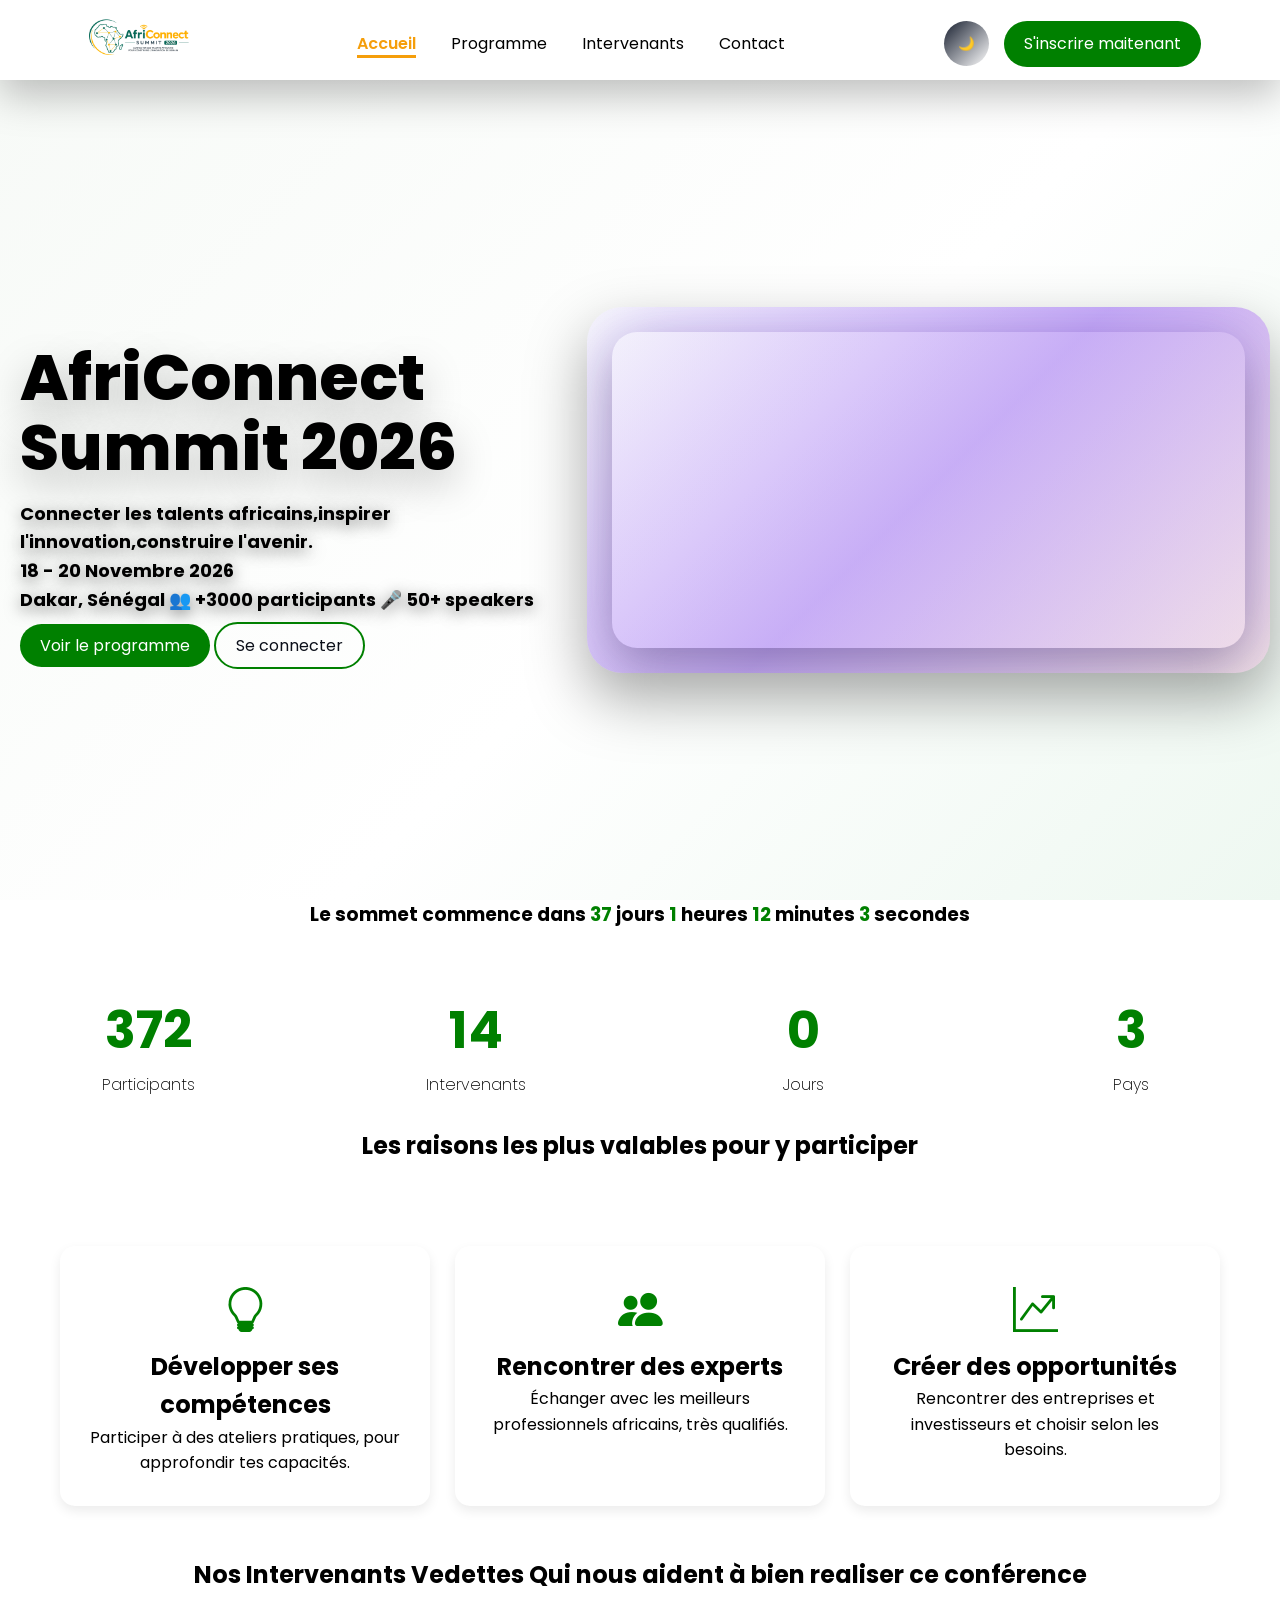
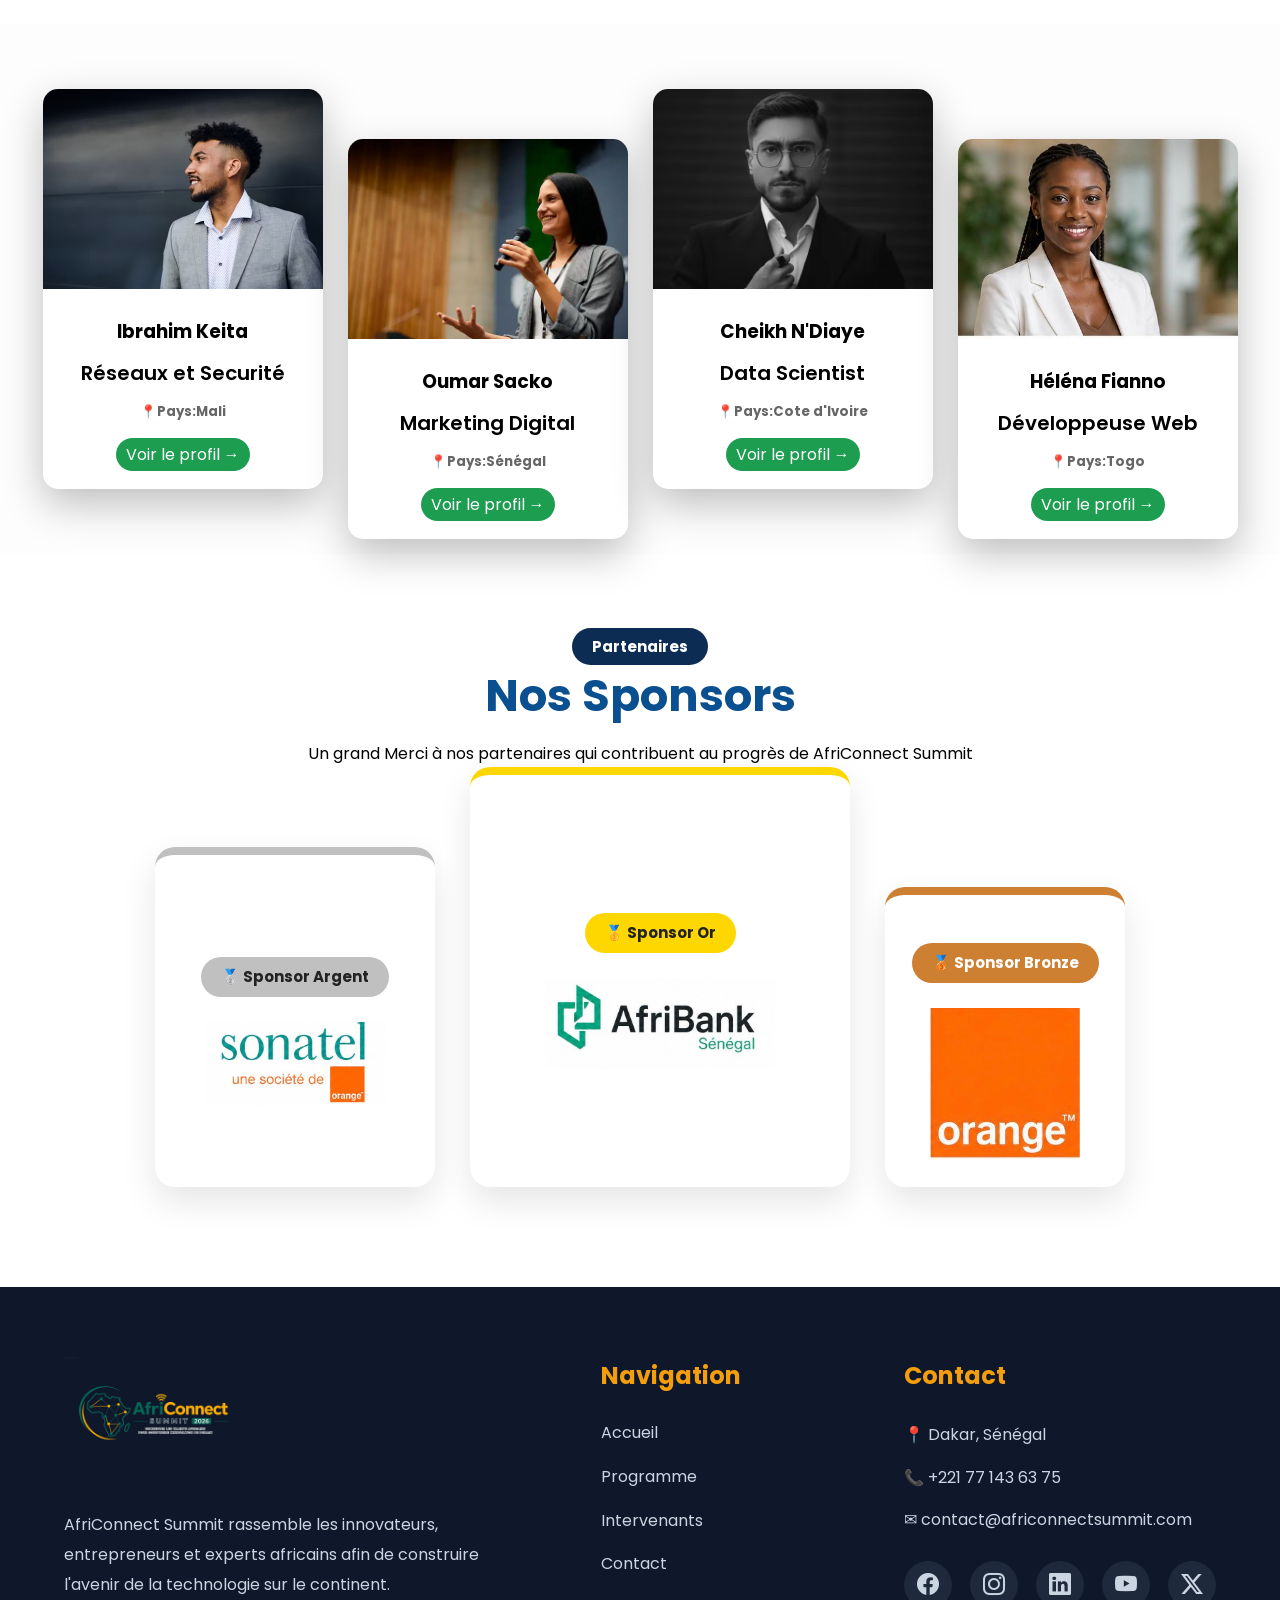
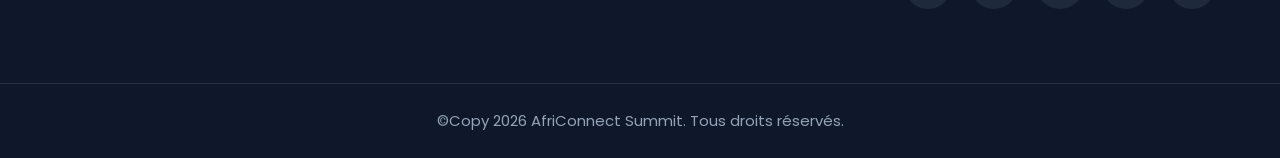
<file: index.html>
<!DOCTYPE html>
<html lang="en">

<head>
    <meta charset="UTF-8">
    <meta name="viewport" content="width=device-width, initial-scale=1.0">
    <title>Accueil-AfriConnectSummit</title>
    <!--google fonts-->
    <link href="https://fonts.googleapis.com/css2?family=Poppins:wght@300;500;700&display=swap" rel="stylesheet">
    <!--icons bootstrap-->
    <link href="https://cdn.jsdelivr.net/npm/bootstrap-icons@1.11.3/font/bootstrap-icons.css" rel="stylesheet">
    <!--Feuille CSS-->
    <link rel="stylesheet" href="css/style.css">
</head>

<body>
    <!--Le contenu de ma page -->
    <!--L'entète LOGO + lien-->
    <header>
        <nav class="navbar">
            <div class="nav-container">
                <div> <a href="index.html"><img src="images/logooo.png" alt="logo" class="logo"></a></div>
                <ul class="menu" id="menu">
                    <li><a href="index.html" class="active">Accueil</a></li>
                    <li><a href="programme.html">Programme</a></li>
                    <li><a href="intervenants.html">Intervenants</a></li>
                    <li><a href="contact.html">Contact</a></li>
                </ul>
                <div class="btn-et-autres">
                    <!--Bouton dark mobile-->
                    <button id="themeToggle">🌙</button>
                    <a href="contact.html" class="inscription">S'inscrire maitenant</a>
                    <div class="hamburger" id="hamburger">
                        <span></span>
                        <span></span>
                        <span></span>
                    </div>
                </div>
            </div>
        </nav>
    </header>
    <main>
        <!--Section hero-->
        <section>
            <div class="Hero">
                <div class="gauche reveal-left">
                    <h1>AfriConnect Summit 2026</h1>
                    <h2>
                        Connecter les talents africains,inspirer l'innovation,construire l'avenir.
                        <br> 18 - 20 Novembre 2026
                        <br>Dakar, Sénégal
                        <span class="hero-badges">
                            <span>👥 +3000 participants</span>
                            <span>🎤 50+ speakers</span>
                        </span>
                    </h2>
                    <a href="programme.html" class="voir">Voir le programme</a>
                    <a href="contact.html" class="inscrire">Se connecter</a>
                </div>
                <div class="video reveal-right">
                    <video autoplay muted loop playsinline class="hero-video">
                        <source src="images/conference.mp4" type="video/mp4">
                    </video>
                </div>
            </div>
            <div>
                <h3 class="center">Le sommet commence dans <strong class="counter" data-target="120">0</strong> jours
                    <strong class="counter" data-target="05">0</strong> heures
                    <strong class="counter" data-target="40">0</strong> minutes <strong class="counter"
                        data-target="12">0</strong> secondes
                </h3>
            </div>
        </section>
        <!--Sections Chiffres clés-->
        <section class="chiffres-clés fade">
            <div class="chiffre">
                <div>
                    <h2 class="counter" data-target="1200"> 0+</h2>
                    <p>Participants</p>
                </div>
                <div>
                    <h2 class="counter" data-target="48">0+</h2>
                    <p>Intervenants</p>
                </div>
                <div>
                    <h2 class="counter" data-target="3">0+</h2>
                    <p>Jours</p>
                </div>
                <div>
                    <h2 class="counter" data-target="12">0+</h2>
                    <p>Pays</p>
                </div>
            </div>
        </section>
        <!--Sections Pourquoi Participer-->
        <h2 class="center">Les raisons les plus valables pour y participer</h2>
        <section class="Participer">
            <div class="jsp reveal" data-delay="150">
                <i class="bi bi-lightbulb"></i>
                <h2>Développer ses compétences</h2>
                <p>Participer à des ateliers pratiques, pour approfondir tes capacités.</p>
            </div>
            <div class="jsp reveal" data-delay="450">
                <i class="bi bi-people-fill"></i>
                <h2> Rencontrer des experts</h2>
                <p>Échanger avec les meilleurs professionnels africains, très qualifiés.</p>
            </div>
            <div class="jsp reveal" data-target="750">
                <i class="bi bi-graph-up-arrow"></i>
                <h2>Créer des opportunités</h2>
                <p>Rencontrer des entreprises et investisseurs et choisir selon les besoins.</p>
            </div>
        </section>
        <!--Sections Intervenants Vedettes-->
        <h2 class="center">Nos Intervenants Vedettes Qui nous aident à bien realiser ce conférence</h2>
        <section class="intervenants">
            <div class="carde speakere">
                <img src="images/inter41.jpg" alt="inter1">
                <h3>Ibrahim Keita</h3>
                <h4 class="metier">Réseaux et Securité</h4>
                <h5 class="pays">📍Pays:Mali</h5>
                <a href="intervenants.html" class="btne"> Voir le profil →</a>
            </div>
            <div class="carde speakere">
                <img src="images/istockphoto-2228519643-612x612.webp" alt="inter2">
                <h3>Oumar Sacko</h3>
                <h4 class="metier">Marketing Digital</h4>
                <h5 class="pays">📍Pays:Sénégal</h5>
                <a href="intervenants.html" class="btne"> Voir le profil →</a>
            </div>
            <div class="carde speakere">
                <img src="images/photo-1718783573640-c5b01c37bf58.avif" alt="inter3">
                <h3> Cheikh N'Diaye</h3>
                <h4 class="metier">Data Scientist</h4>
                <h5 class="pays">📍Pays:Cote d'Ivoire</h5>
                <a href="intervenants.html" class="btne"> Voir le profil →</a>
            </div>
            <div class="carde speakere">
                <img src="images/intervant7.jpeg" alt="inter4">
                <h3> Héléna Fianno</h3>
                <h4 class="metier">Développeuse Web</h4>
                <h5 class="pays">📍Pays:Togo</h5>
                <a href="intervenants.html" class="btne"> Voir le profil →</a>
            </div>
        </section>
        <!--Sections SPONSORS-->
        <section class="sponsors fade">
            <span class="part">Partenaires</span>
            <h2>Nos Sponsors</h2>
            <p> Un grand Merci à nos partenaires qui contribuent au progrès de AfriConnect Summit</p>

            <div class="sponsors-container">

                <div class="card silver">
                    <span class="badge">🥈 Sponsor Argent</span>
                    <img src="images/SONATEL.jpg.jpeg" alt="Sonatel">
                </div>

                <div class="card gold">
                    <span class="badge">🥇 Sponsor Or</span>
                    <img src="images/Afribank.jpeg" alt="AfriBank">
                </div>

                <div class="card bronze">
                    <span class="badge">🥉 Sponsor Bronze</span>
                    <img src="images/orange.jpg.jpeg" alt="Orange">
                </div>

            </div>
        </section>
    </main>
    <!--Footer-->
    <footer>
        <div class="footer-container fade">

            <div class="footer-col">
                <img src="images/logooo.png" alt="Logo AfriConnect Summit" class="footer-logo">

                <p>
                    AfriConnect Summit rassemble les innovateurs,
                    entrepreneurs et experts africains afin de construire
                    l'avenir de la technologie sur le continent.
                </p>
            </div>

            <div class="footer-col">
                <h3>Navigation</h3>

                <ul>
                    <li><a href="index.html">Accueil</a></li>
                    <li><a href="programme.html">Programme</a></li>
                    <li><a href="intervenants.html">Intervenants</a></li>
                    <li><a href="contact.html">Contact</a></li>
                </ul>
            </div>

            <div class="footer-col">
                <h3>Contact</h3>

                <p>📍 Dakar, Sénégal</p>
                <p>📞 +221 77 143 63 75</p>
                <p> <a href="mailto:contact@africonnectsummit.com"></a>✉ contact@africonnectsummit.com</p>

                <div class="socials">
                    <a href="http://facebook.com"><i class="bi bi-facebook"></i></a>
                    <a href="http://instagram.com"><i class="bi bi-instagram"></i></a>
                    <a href="http://linkedin.com"><i class="bi bi-linkedin"></i></a>
                    <a href="http://youtube.com"><i class="bi bi-youtube"></i></a>
                    <a href="http://twitter-x.com"><i class="bi bi-twitter-x"></i></a>
                </div>
            </div>
        </div>

        <div class="footer-bottom">
            <p>©Copy <span id="year"></span> AfriConnect Summit. Tous droits réservés.</p>
        </div>
    </footer>
    <button id="btnTop">
        <i class=" bi bi-arrow-up-circle"></i>
    </button>
    <script src="js/main.js"></script>
    <!--<script type="module" src="js/hero3d.js"></script>-->
</body>

</html>
</file>
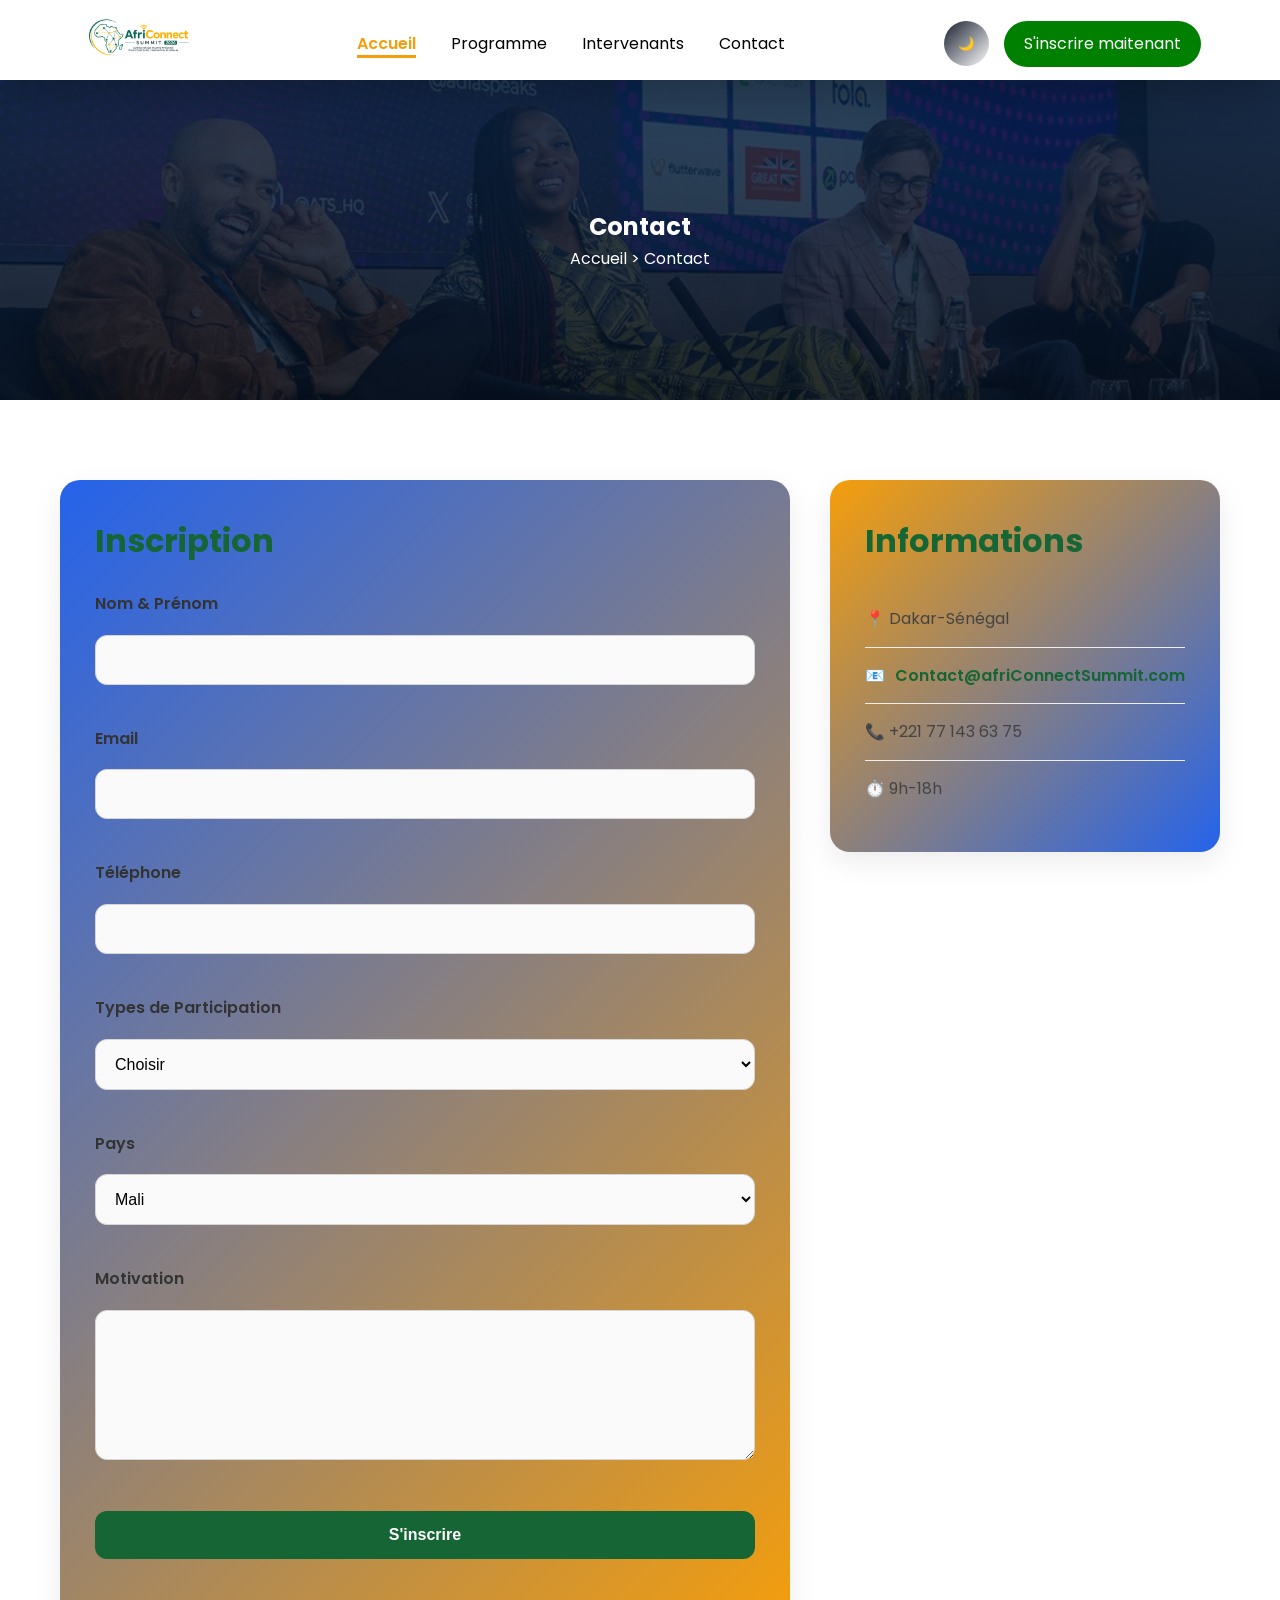
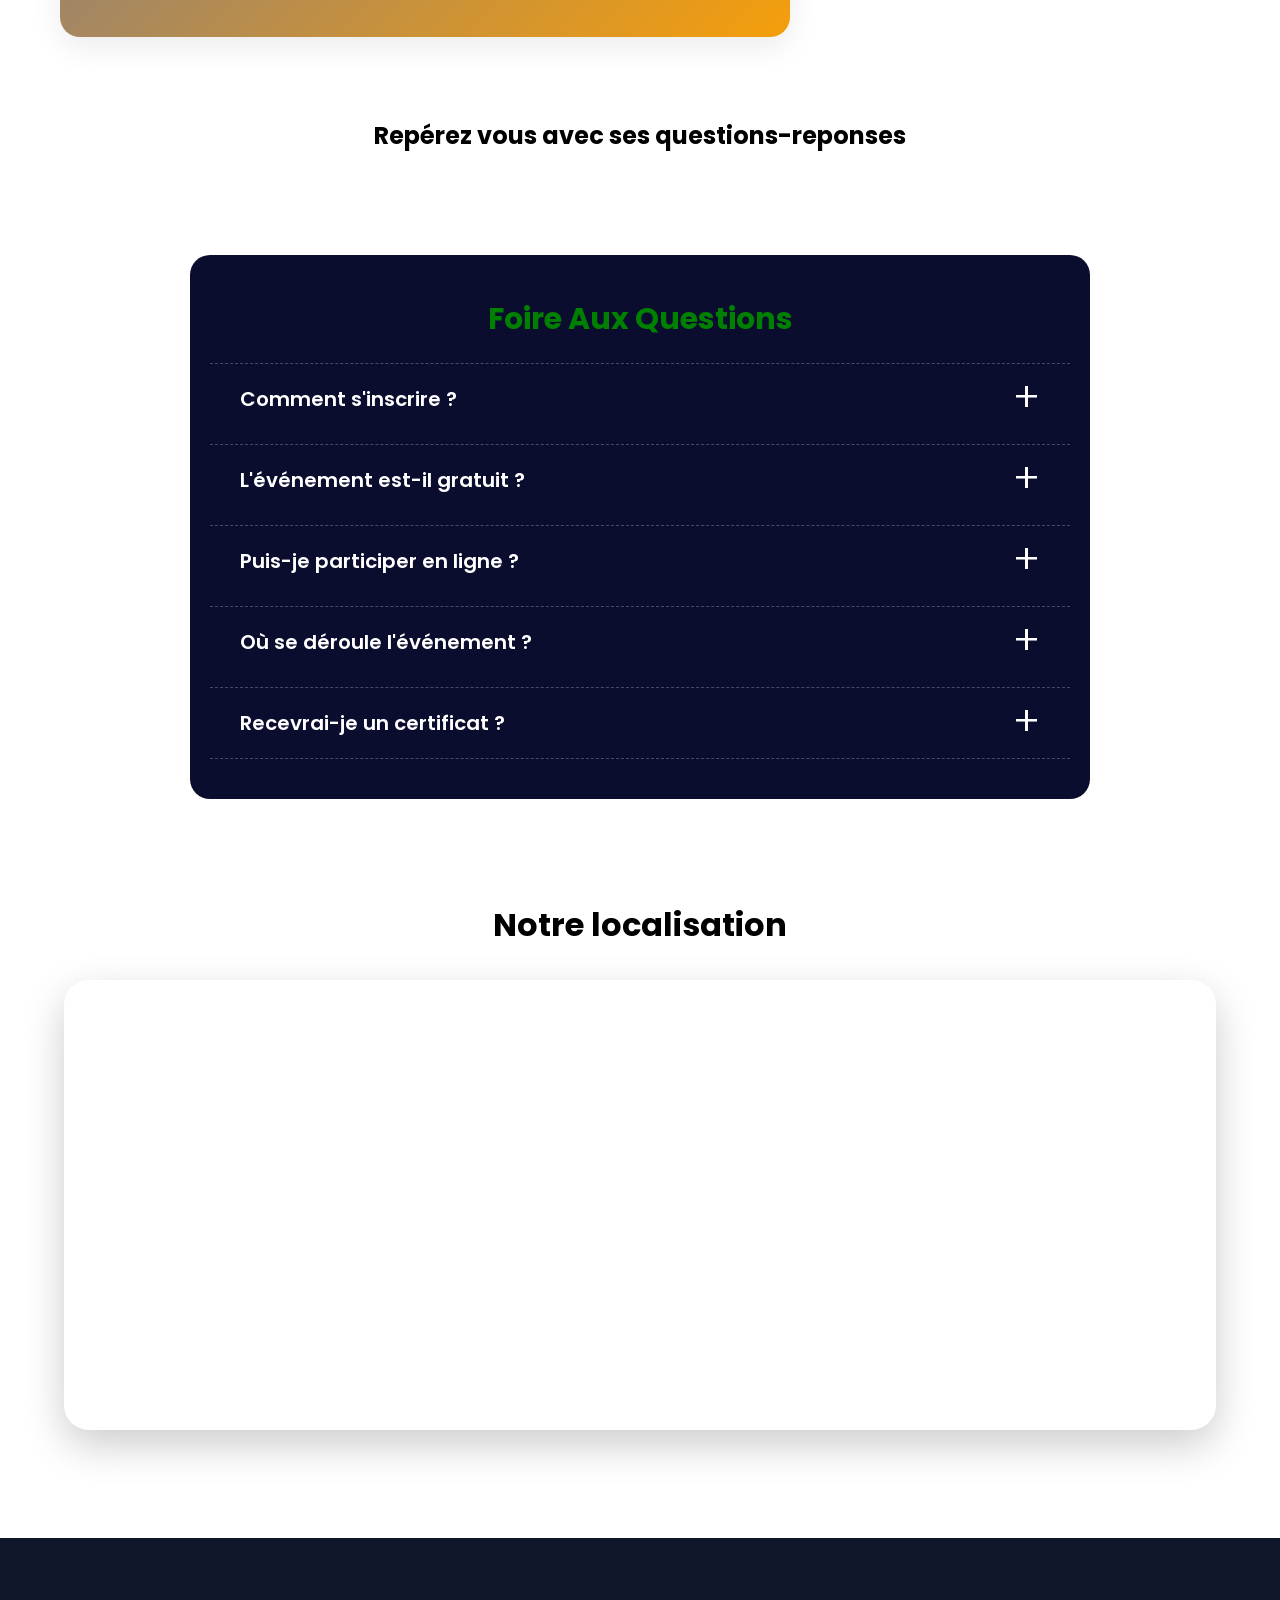
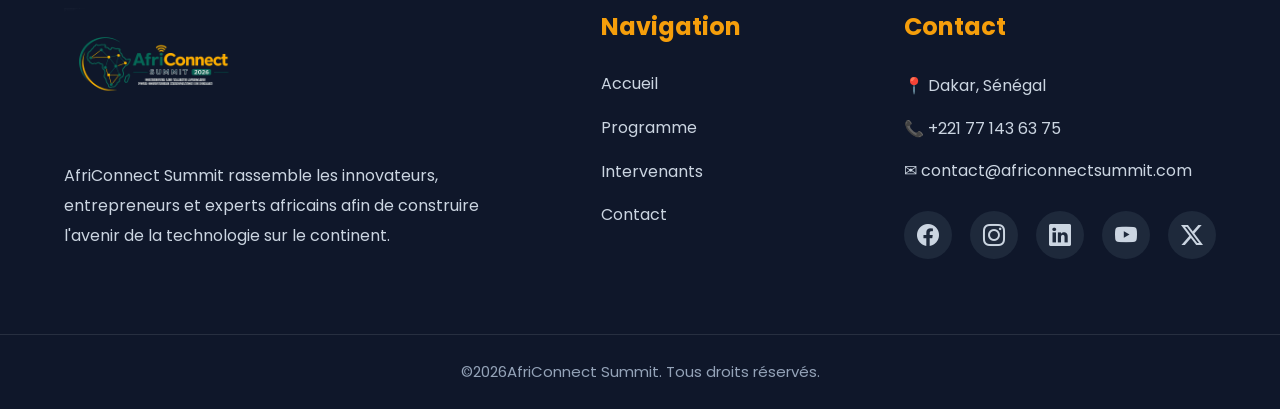
<file: contact.html>
<!DOCTYPE html>
<html lang="en">

<head>
    <meta charset="UTF-8">
    <meta name="viewport" content="width=device-width, initial-scale=1.0">
    <title>Contact-AfriConnectSummit</title>
    <!--google fonts-->
    <link href="https://fonts.googleapis.com/css2?family=Poppins:wght@300;500;700&display=swap" rel="stylesheet">
    <!--icons bootstrap-->
    <link href="https://cdn.jsdelivr.net/npm/bootstrap-icons@1.11.3/font/bootstrap-icons.css" rel="stylesheet">
    <!--Feuille CSS-->
    <link rel="stylesheet" href="css/style.css">
</head>

<body>
    <!--Le contenu de ma page -->
    <!--L'entète LOGO + lien-->
    <header>
        <nav class="navbar">
            <div class="nav-container">
                <div> <a href="index.html"><img src="images/logooo.png" alt="logo" class="logo"></a></div>
                <ul class="menu" id="menu">
                    <li><a href="index.html" class="active">Accueil</a></li>
                    <li><a href="programme.html">Programme</a></li>
                    <li><a href="intervenants.html">Intervenants</a></li>
                    <li><a href="contact.html">Contact</a></li>
                </ul>
                <div class="btn-et-autres">
                    <!--Bouton dark mobile-->
                    <button id="themeToggle">🌙</button>
                    <a href="contact.html" class="inscription">S'inscrire maitenant</a>
                    <div class="hamburger" id="hamburger">
                        <span></span>
                        <span></span>
                        <span></span>
                    </div>
                </div>
            </div>
        </nav>
    </header>
    <!--Section HERO-->
    <main>
        <section class="hero-internec fade">
            <h1>Contact</h1>
            <p class="breadcrumb"><a href="index.html">Accueil</a> > <a href="">Contact</a></p>
        </section>
        <!--Formulaire-->
        <section class="contact reveal" data-delay="150">
            <div class="Formulaire">
                <h2>Inscription</h2>
                <form id="form">
                    <label> Nom & Prénom</label>
                    <input type="text" id="nom">
                    <small id="nameError"></small>
                    <label>Email</label>
                    <input type="text" id="email">
                    <small id="emailError"></small>
                    <label>Téléphone</label>
                    <input id="telephone">
                    <small id="telephoneError"></small>
                    <label>Types de Participation</label>
                    <select id="type">
                        <option value="">Choisir</option>
                        <option>Présentiel</option>
                        <option>En ligne</option>
                    </select>
                    <small id="selectError"></small>
                    <label>Pays</label>
                    <select id="pays">
                        <option>Mali</option>
                        <option>Sénégal</option>
                        <option>Maroc</option>
                        <option>Burkina-faso</option>
                        <option>Guinée</option>
                        <option>Nigeria</option>
                        <option>Cameroum</option>
                        <option>Algérie</option>
                        <option>Ghana</option>
                        <option>Congo</option>
                        <option>Togo</option>
                        <option>Bénin</option>
                        <option>Mauritanie</option>
                    </select>
                    <small id="SelectpError"></small>
                    <label>Motivation</label>
                    <textarea id="message"></textarea>
                    <small id="messageError"></small>
                    <button type="submit">S'inscrire</button>
                    <small class="succes"></small>
                </form>
            </div>
            <div class="infos reveal" data-delay="900">
                <h2>Informations</h2>
                <p>📍 Dakar-Sénégal</p>
                <p> 📧 <a href="mailto:Contact@afriConnectSummit.com">Contact@afriConnectSummit.com</a></p>
                <p>📞 +221 77 143 63 75</p>
                <p>⏱️ 9h-18h</p>
            </div>
        </section>

        <!--Sections faq en accordion-->
        <h2 class="center">Repérez vous avec ses questions-reponses</h2>
        <section class="faq fade">

            <h2>Foire Aux Questions</h2>

            <div class="accordion">

                <div class="faq-item">
                    <input type="checkbox" id="q1">
                    <!--Questions-->
                    <label for="q1">
                        <span>Comment s'inscrire ?</span>
                        <span class="icon"></span>
                    </label>

                    <div class="content">
                        <p>
                            Remplissez le formulaire puis cliquez sur <strong>S'inscrire</strong>.
                            Vous recevrez ensuite un e-mail de confirmation.
                        </p>
                    </div>
                </div>

                <div class="faq-item">
                    <input type="checkbox" id="q2">
                    <label for="q2">
                        <span>L'événement est-il gratuit ?</span>
                        <span class="icon"></span>
                    </label>

                    <div class="content">
                        <p>
                            Oui, l'accès est entièrement gratuit après l'inscription.
                        </p>
                    </div>
                </div>

                <div class="faq-item">
                    <input type="checkbox" id="q3">
                    <label for="q3">
                        <span>Puis-je participer en ligne ?</span>
                        <span class="icon"></span>
                    </label>

                    <div class="content">
                        <p>
                            Oui, une participation en ligne est disponible via notre plateforme.
                        </p>
                    </div>
                </div>

                <div class="faq-item">
                    <input type="checkbox" id="q4">
                    <label for="q4">
                        <span>Où se déroule l'événement ?</span>
                        <span class="icon"></span>
                    </label>

                    <div class="content">
                        <p>
                            L'événement se déroule à Dakar avec une diffusion en ligne.
                        </p>
                    </div>
                </div>

                <div class="faq-item">
                    <input type="checkbox" id="q5">
                    <label for="q5">
                        <span>Recevrai-je un certificat ?</span>
                        <span class="icon"></span>
                    </label>

                    <div class="content">
                        <p>
                            Oui, un certificat de participation sera envoyé par e-mail après l'événement.
                        </p>
                    </div>
                </div>

            </div>
        </section>
       <section class="map">
    <h2>Notre localisation</h2>
    <iframe
        src="https://www.google.com/maps?q=Bamako,+Mali&output=embed"
        allowfullscreen>
    </iframe>
</section>
    </main>
    <!--Footer-->
    <footer>
        <div class="footer-container fade">
            <div class="footer-col">
                <img src="images/logooo.png" alt="Logo AfriConnect Summit" class="footer-logo">
                <p>
                    AfriConnect Summit rassemble les innovateurs,
                    entrepreneurs et experts africains afin de construire
                    l'avenir de la technologie sur le continent.
                </p>
            </div>

            <div class="footer-col">
                <h3>Navigation</h3>

                <ul>
                    <li><a href="index.html">Accueil</a></li>
                    <li><a href="programme.html">Programme</a></li>
                    <li><a href="intervenants.html">Intervenants</a></li>
                    <li><a href="contact.html">Contact</a></li>
                </ul>
            </div>

            <div class="footer-col">
                <h3>Contact</h3>
                <p>📍 Dakar, Sénégal</p>
                <p>📞 +221 77 143 63 75</p>
                <p>✉ contact@africonnectsummit.com</p>

                <div class="socials">
                    <a href="http://facebook.com"><i class="bi bi-facebook"></i></a>
                    <a href="http://instagram.com"><i class="bi bi-instagram"></i></a>
                    <a href="http://linkedin.com"><i class="bi bi-linkedin"></i></a>
                    <a href="http://youtube.com"><i class="bi bi-youtube"></i></a>
                    <a href="http://twitter-x.com"><i class="bi bi-twitter-x"></i></a>
                </div>
            </div>

        </div>

        <div class="footer-bottom">
            <p>©<span id="year"></span>AfriConnect Summit. Tous droits réservés.</p>
        </div>
    </footer>
    <button id="btnTop">
        <i class=" bi bi-arrow-up-circle"></i>
    </button>
    <script src="js/main.js"></script>
</body>

</html>
</file>
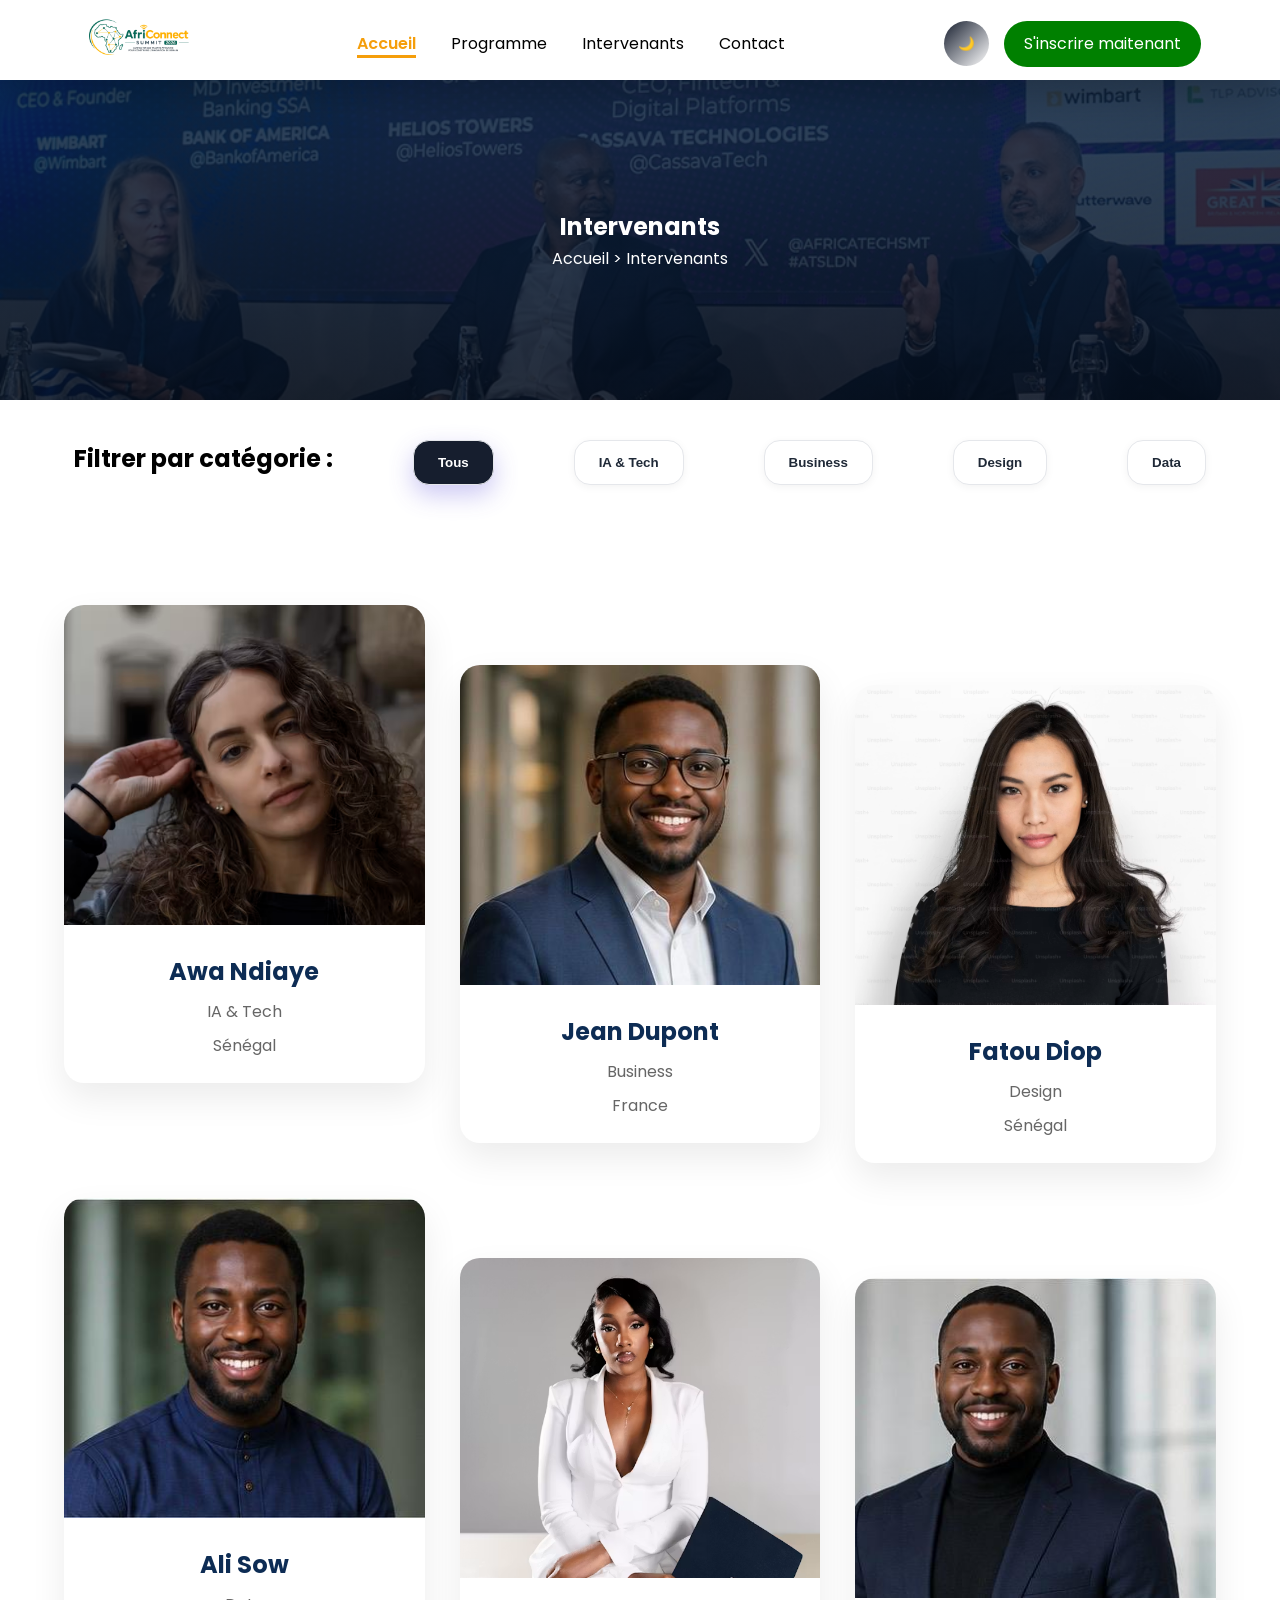
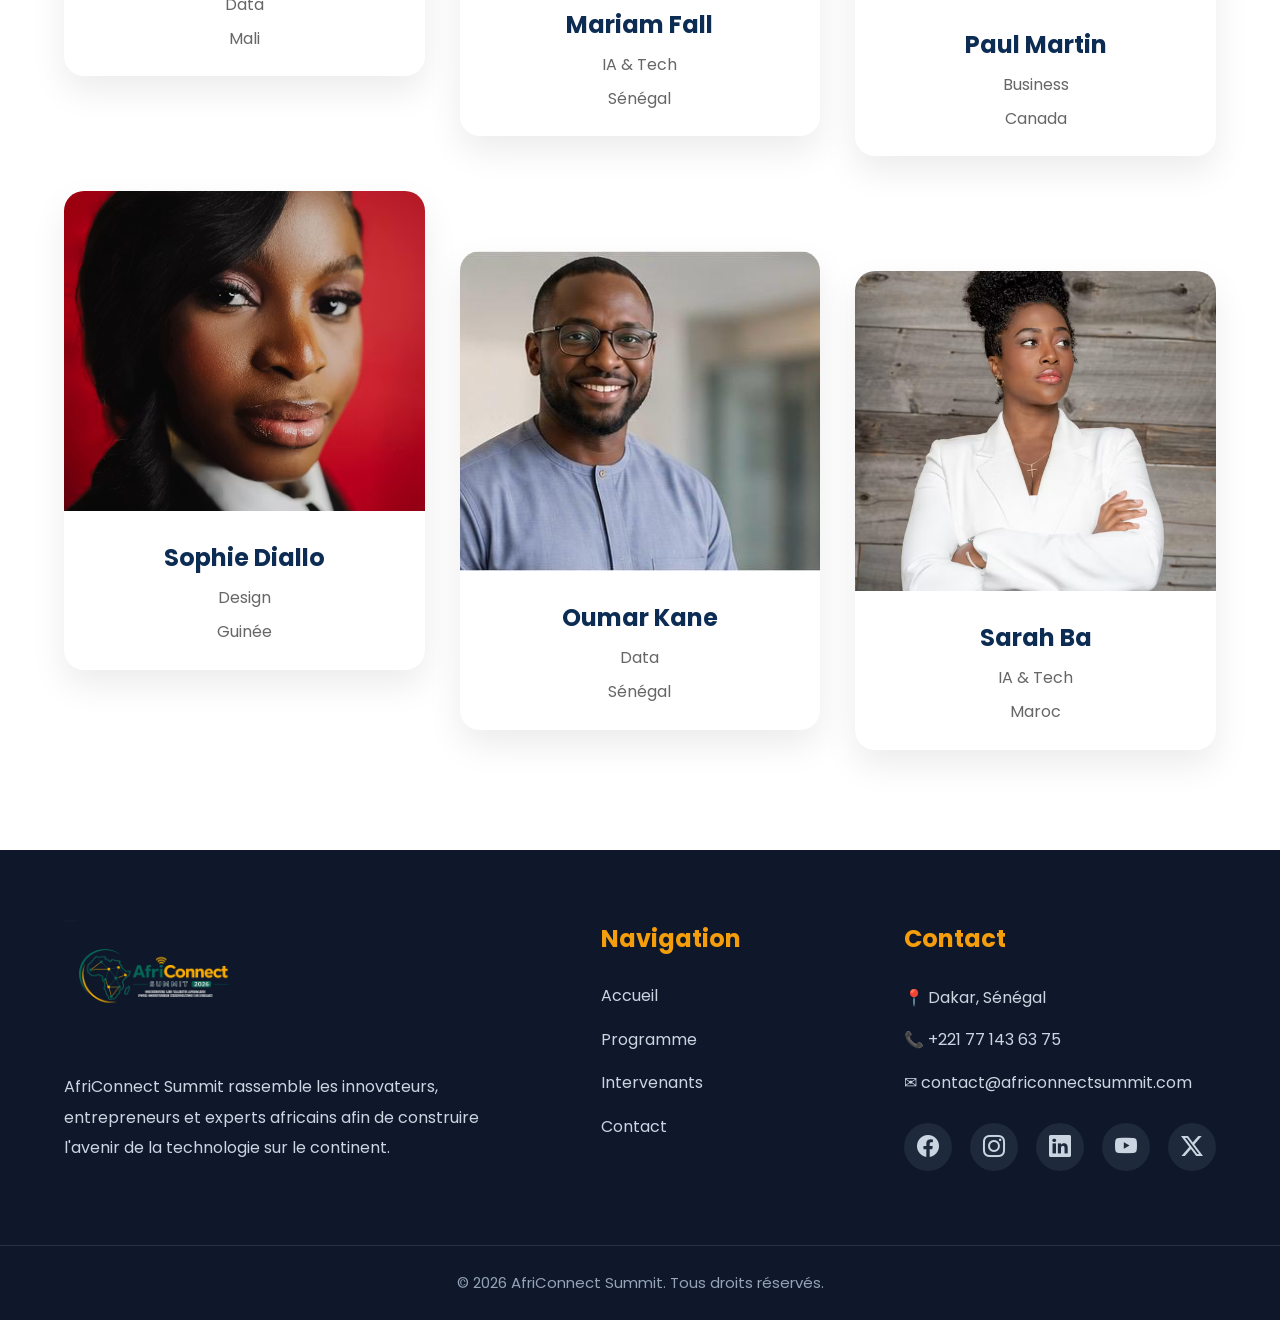
<file: intervenants.html>
<!DOCTYPE html>
<html lang="en">

<head>
    <meta charset="UTF-8">
    <meta name="viewport" content="width=device-width, initial-scale=1.0">
    <title>Intervenants-AfriConnectSummit</title>
    <!--google fonts-->
    <link href="https://fonts.googleapis.com/css2?family=Poppins:wght@300;500;700&display=swap" rel="stylesheet">
    <!--icons bootstrap-->
    <link href="https://cdn.jsdelivr.net/npm/bootstrap-icons@1.11.3/font/bootstrap-icons.css" rel="stylesheet">
    <!--Feuille CSS-->
    <link rel="stylesheet" href="css/style.css">
</head>

<body>
    <!--Le contenu de ma page -->
    <!--L'entète LOGO + lien-->
    <header>
        <nav class="navbar">
            <div class="nav-container">
                <div> <a href="index.html"><img src="images/logooo.png " alt="logo" class="logo"></a></div>
                <ul class="menu" id="menu">
                    <li><a href="index.html" class="active">Accueil</a></li>
                    <li><a href="programme.html">Programme</a></li>
                    <li><a href="intervenants.html">Intervenants</a></li>
                    <li><a href="contact.html">Contact</a></li>
                </ul>
                <div class="btn-et-autres">
                    <!--Bouton dark mobile-->
                    <button id="themeToggle">🌙</button>
                    <a href="contact.html" class="inscription">S'inscrire maitenant</a>
                    <div class="hamburger" id="hamburger">
                        <span></span>
                        <span></span>
                        <span></span>
                    </div>
                </div>
            </div>
        </nav>
    </header>
    <main>

        <!-- Hero -->
        <section class="hero-internei fade">
             <div class="hero-content">
            <h1>Intervenants</h1>
            <p class=""> <a href="index.html">Accueil</a> > <a href="intervenants.html">Intervenants</a></p>
        </div>
        </section>

        <!-- Boutons de filtre -->
        <section class="filtre">
            <h2>Filtrer par catégorie :</h2>
            <button class="btn active" data-filter="all">Tous</button>
            <button class="btn" data-filter="ia">IA & Tech</button>
            <button class="btn" data-filter="business"> Business</button>
            <button class="btn" data-filter="design">Design</button>
            <button class="btn" data-filter="data">Data</button>
        </section>
        <!-- Cartes des intervenants -->
        <section class="speakers">
            <div class="col">
                <div class="speaker ia" data-filter="data">
                    <img src="images/interv1.png" alt="intervenant1">
                    <h2>Awa Ndiaye</h2>
                    <p>IA & Tech</p>
                    <p>Sénégal</p>
                </div>
            </div>
            <div class="col">
                <div class="speaker business" data-filter="business">
                    <img src="images/intervant2.jpg.jpeg" alt="inter2">
                    <h2>Jean Dupont</h2>
                    <p>Business</p>
                    <p>France</p>
                </div>
            </div>
            <div class="col">
                <div class="speaker design" data-filter="design">
                    <img src="images/premium_photo-1770451208071-5bd495db6e9f.avif" alt="inter3">
                    <h2>Fatou Diop</h2>
                    <p>Design</p>
                    <p>Sénégal</p>
                </div>
            </div>
            <div class="col">
                <div class="speaker data" data-filter="data">
                    <img src="images/intervant6.jpeg" alt="inter4">
                    <h2>Ali Sow</h2>
                    <p>Data</p>
                    <p>Mali</p>
                </div>
            </div>
            <div class="col">
                <div class="speaker ia" data-filter="ia">
                    <img src="images/photo-1770784829203-60c3316edb69.avif" alt="inter5">
                    <h2>Mariam Fall</h2>
                    <p>IA & Tech</p>
                    <p>Sénégal</p>
                </div>
            </div>
            <div class="col">
                <div class="speaker business" data-filter="business">
                    <img src="images/intervant10.jpg.jpeg" alt="inter6">
                    <h2>Paul Martin</h2>
                    <p>Business</p>
                    <p>Canada</p>
                </div>
            </div>
            <div class="col">
                <div class="speaker design" data-filter="design">
                    <img src="images/photo-1763757321162-95c0de309d22.avif" alt="inter7">
                    <h2>Sophie Diallo</h2>
                    <p>Design</p>
                    <p>Guinée</p>
                </div>
            </div>
            <div class="col">
                <div class="speaker data" data-filter="data">
                    <img src="images/intervant8.jpg.jpeg" alt="inter8">
                    <h2>Oumar Kane</h2>
                    <p>Data</p>
                    <p>Sénégal</p>
                </div>
            </div>
            <div class="col">
                <div class="speaker ia" data-filter="ia">
                    <img src="images/photo-1700156246325-65bbb9e1dc0d.avif" alt="inter9">
                    <h2>Sarah Ba</h2>
                    <p>IA & Tech</p>
                    <p>Maroc</p>
                </div>
            </div>
        </section>
    </main>
    <!--Footer-->
    <footer>
        <div class="footer-container">
            <div class="footer-col">
                <img src="images/logooo.png" alt="Logo AfriConnect Summit" class="footer-logo">

                <p>
                    AfriConnect Summit rassemble les innovateurs,
                    entrepreneurs et experts africains afin de construire
                    l'avenir de la technologie sur le continent.
                </p>
            </div>

            <div class="footer-col">
                <h3>Navigation</h3>

                <ul>
                    <li><a href="index.html">Accueil</a></li>
                    <li><a href="programme.html">Programme</a></li>
                    <li><a href="intervenants.html">Intervenants</a></li>
                    <li><a href="contact.html">Contact</a></li>
                </ul>
            </div>

            <div class="footer-col">
                <h3>Contact</h3>

                <p>📍 Dakar, Sénégal</p>
                <p>📞 +221 77 143 63 75</p>
                <p>✉ contact@africonnectsummit.com</p>

                <div class="socials">
                    <a href="http://facebook.com"><i class="bi bi-facebook"></i></a>
                    <a href="http://instagram.com"><i class="bi bi-instagram"></i></a>
                    <a href="http://linkedin.com"><i class="bi bi-linkedin"></i></a>
                    <a href="http://youtube.com"><i class="bi bi-youtube"></i></a>
                    <a href="http://twitter-x.com"><i class="bi bi-twitter-x"></i></a>
                </div>
            </div>

        </div>

        <div class="footer-bottom">
            <p>© <span id="year"></span> AfriConnect Summit. Tous droits réservés.</p>
        </div>
    </footer>
    <button id="btnTop">
        <i class=" bi bi-arrow-up-circle"></i>
    </button>
     <!--three.js-->

<script src="js/main.js"></script>
    
</body>
</html>
</file>
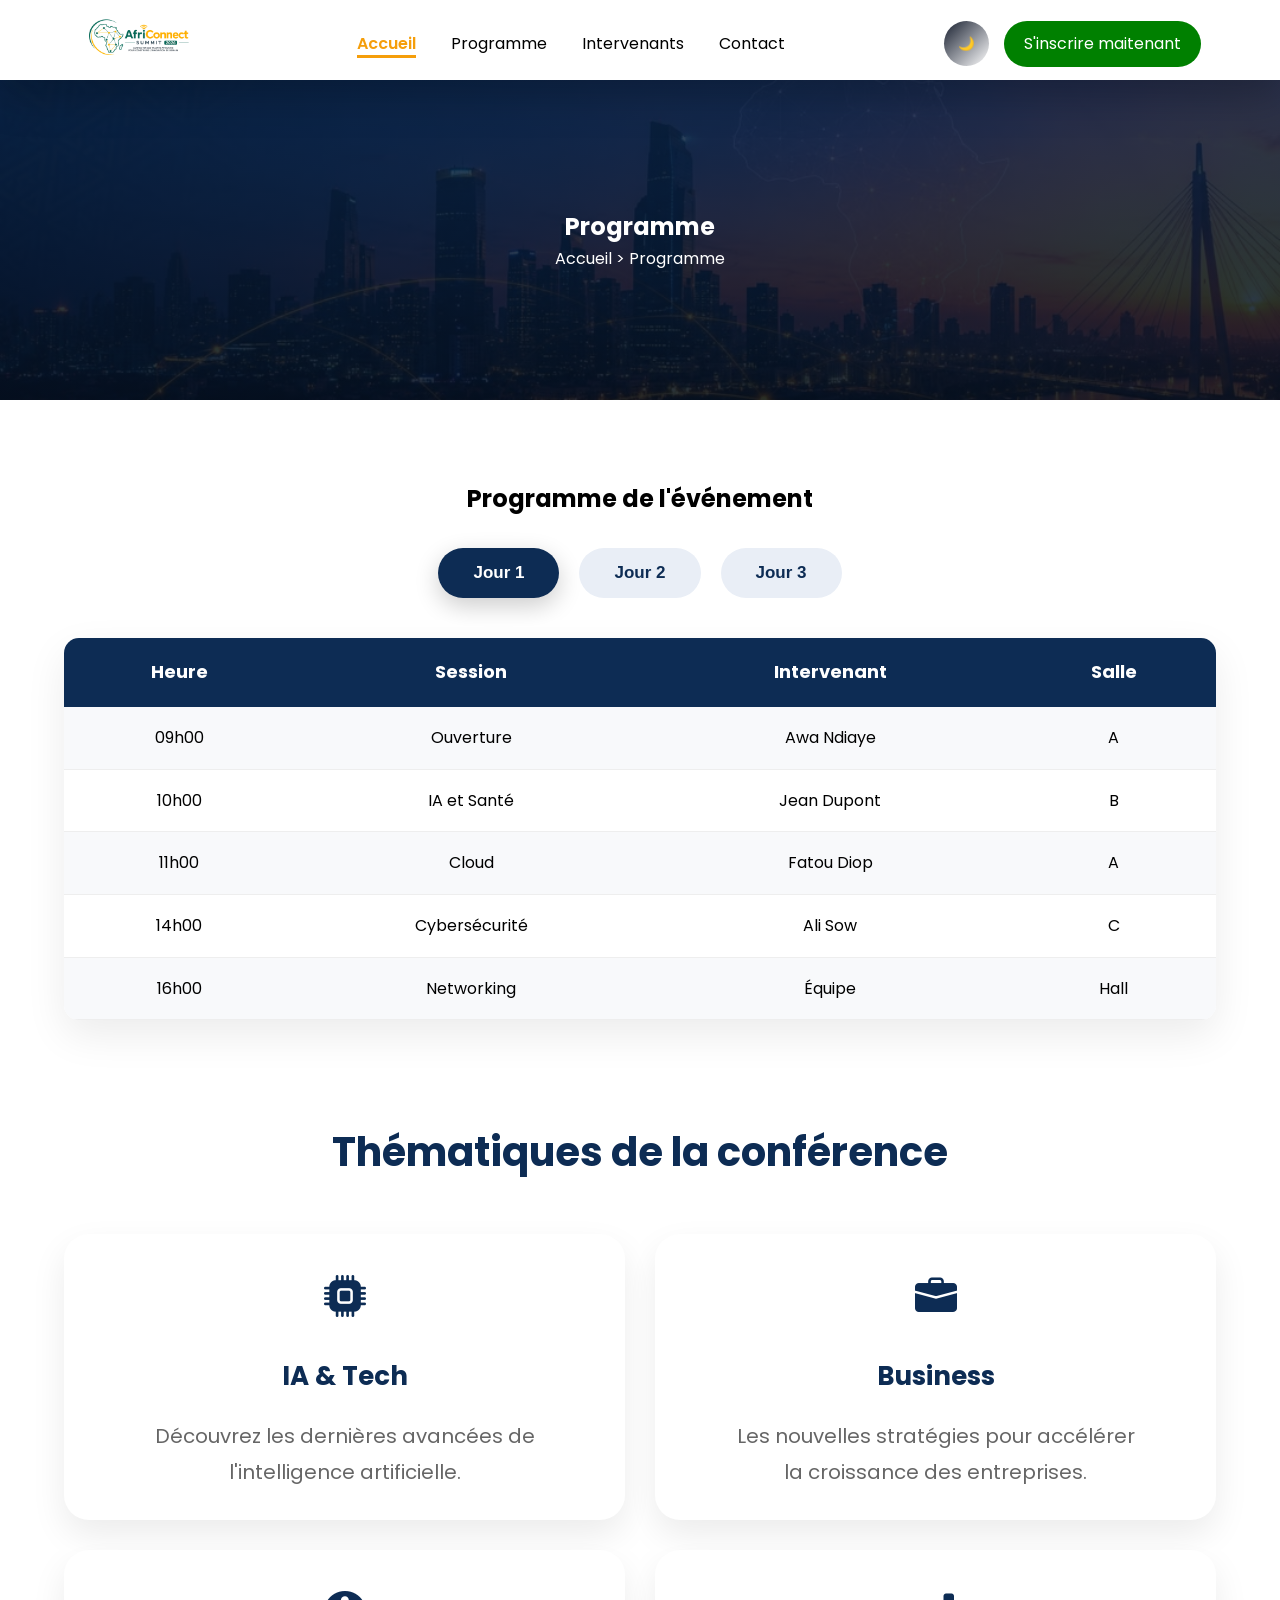
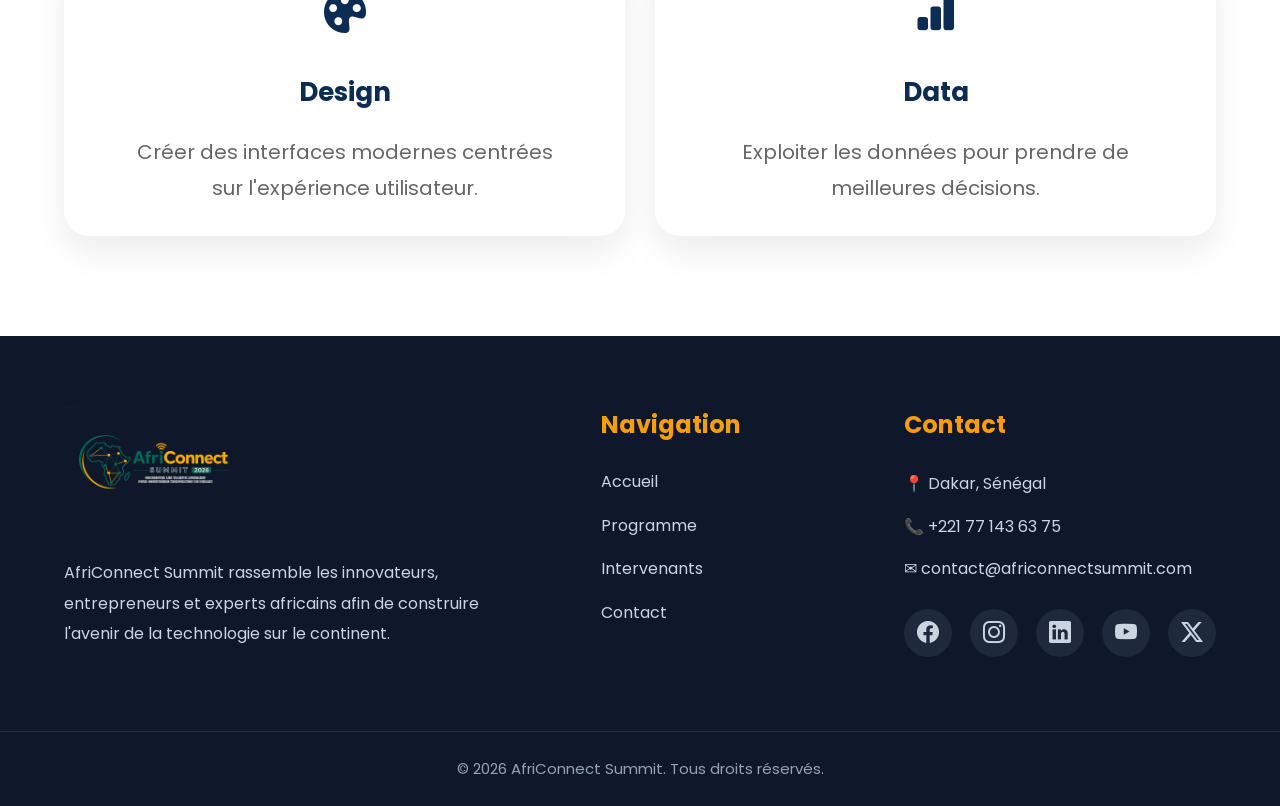
<file: programme.html>
<!DOCTYPE html>
<html lang="en">

<head>
    <meta charset="UTF-8">
    <meta name="viewport" content="width=device-width, initial-scale=1.0">
    <title>programme-AfriConnectSummit</title>
    <link rel="stylesheet" href="css/style.css">
    <!--google fonts-->
    <link href="https://fonts.googleapis.com/css2?family=Poppins:wght@300;500;700&display=swap" rel="stylesheet">
    <!--icons bootstrap-->
    <link href="https://cdn.jsdelivr.net/npm/bootstrap-icons@1.11.3/font/bootstrap-icons.css" rel="stylesheet">
    <!--Feuille CSS-->
</head>

<body>
    <!--Le contenu de ma page -->
    <!--L'entète LOGO + lien-->
    <header>
        <nav class="navbar">
            <div class="nav-container">
                <div> <a href="index.html"><img src="images/logooo.png" alt="logo" class="logo"></a></div>
                <ul class="menu" id="menu">
                    <li><a href="index.html" class="active">Accueil</a></li>
                    <li><a href="programme.html">Programme</a></li>
                    <li><a href="intervenants.html">Intervenants</a></li>
                    <li><a href="contact.html">Contact</a></li>
                </ul>
                <div class="btn-et-autres">
                    <!--Bouton dark mobile-->
                    <button id="themeToggle">🌙</button>
                    <a href="contact.html" class="inscription">S'inscrire maitenant</a>
                    <div class="hamburger" id="hamburger">
                        <span></span>
                        <span></span>
                        <span></span>
                    </div>
                </div>
            </div>
        </nav>
    </header>
    <main>

        <!-- Hero -->
        <section class="hero-internep">

            <h1>Programme</h1>
            <p>
                <a href="index.html">Accueil</a> > <a href="#">Programme</a>
            </p>
        </section>

        <!-- Onglets -->
        <section class="programme fade">
            <h2 class="center">Programme de l'événement</h2>
            <div class="tabs">
                <button class="tab active" data-day="jour1">Jour 1</button>
                <button class="tab" data-day="jour2">Jour 2</button>
                <button class="tab" data-day="jour3">Jour 3</button>
            </div>

            <!-- Planning Jour 1 -->
            <div id="jour1" class="planning active">
                <table>
                    <tr>
                        <th>Heure</th>
                        <th>Session</th>
                        <th>Intervenant</th>
                        <th>Salle</th>
                    </tr>
                    <tr>
                        <td>09h00</td>
                        <td>Ouverture</td>
                        <td>Awa Ndiaye</td>
                        <td>A</td>
                    </tr>
                    <tr>
                        <td>10h00</td>
                        <td>IA et Santé</td>
                        <td>Jean Dupont</td>
                        <td>B</td>
                    </tr>
                    <tr>
                        <td>11h00</td>
                        <td>Cloud</td>
                        <td>Fatou Diop</td>
                        <td>A</td>
                    </tr>
                    <tr>
                        <td>14h00</td>
                        <td>Cybersécurité</td>
                        <td>Ali Sow</td>
                        <td>C</td>
                    </tr>
                    <tr>
                        <td>16h00</td>
                        <td>Networking</td>
                        <td>Équipe</td>
                        <td>Hall</td>
                    </tr>
                </table>
            </div>
            <!-- Jour 2 -->
            <div id="jour2" class="planning">
                <table>
                    <tr>
                        <th>Heure</th>
                        <th>Session</th>
                        <th>Intervenant</th>
                        <th>Salle</th>
                    </tr>
                    <tr>
                        <td>10h00</td>
                        <td>Marketing Digital</td>
                        <td>Mariam Sow</td>
                        <td>A</td>
                    </tr>
                    <tr>
                        <td>13h00</td>
                        <td>Data Analyst</td>
                        <td>Ibrahim Keita</td>
                        <td>C</td>
                    </tr>
                    <tr>
                        <td>12h00</td>
                        <td>Réseaux Informatique</td>
                        <td>Assitan Sacko</td>
                        <td>B</td>
                    </tr>
                    <tr>
                        <td>09h00</td>
                        <td>Web</td>
                        <td>David Diop</td>
                        <td>A</td>
                    </tr>
                    <tr>
                        <td>15h00</td>
                        <td>Business</td>
                        <td>Khloé Kardashion</td>
                        <td>A</td>
                    </tr>
                </table>
            </div>

            <!-- Jour 3 -->

            <div id="jour3" class="planning">
                <table>
                    <tr>
                        <th>Heure</th>
                        <th>Session</th>
                        <th>Intervenant</th>
                        <th>Salle</th>
                    </tr>
                    <tr>
                        <td>09h00</td>
                        <td>Clôture</td>
                        <td>Organisation</td>
                        <td>A</td>
                    </tr>
                    <tr>
                        <td>14h00</td>
                        <td>Medicine</td>
                        <td>Mohamed Keita</td>
                        <td>B</td>
                    </tr>
                    <tr>
                        <td>16h00</td>
                        <td>Physique</td>
                        <td>Kim Kardashion </td>
                        <td>B</td>
                    </tr>
                    <tr>
                        <td>09h00</td>
                        <td>Business</td>
                        <td>Khloé Kardashion</td>
                        <td>A</td>
                    </tr>
                    <tr>
                        <td>13h00</td>
                        <td>IA & Tech</td>
                        <td>Aisha Kardashion</td>
                        <td>A</td>
                    </tr>
                </table>
            </div>
        </section>
        <!--Sections thematiques des specialités-->
        <section class="themes fade">

            <h2>Thématiques de la conférence</h2>

            <div class="grid-themes">

                <div class="theme-card">
                    <div class="icone"><i class="bi bi-cpu-fill"></i></div>
                    <h3>IA & Tech</h3>
                    <p>Découvrez les dernières avancées de l'intelligence artificielle.</p>
                </div>

                <div class="theme-card">
                    <div class="icone"><i class="bi bi-briefcase-fill"></i></div>
                    <h3>Business</h3>
                    <p>Les nouvelles stratégies pour accélérer la croissance des entreprises.</p>
                </div>

                <div class="theme-card">
                    <div class="icone"><i class="bi bi-palette-fill"></i></div>
                    <h3>Design</h3>
                    <p>Créer des interfaces modernes centrées sur l'expérience utilisateur.</p>
                </div>

                <div class="theme-card">
                    <div class="icone"> <i class="bi bi-bar-chart-fill"></i></div>
                    <h3>Data</h3>
                    <p>Exploiter les données pour prendre de meilleures décisions.</p>
                </div>

            </div>

        </section>
    </main>
    <!--Footer-->
    <footer>
        <div class="footer-container">

            <div class="footer-col">
                <img src="images/logooo.png" alt="Logo AfriConnect Summit" class="footer-logo">

                <p>
                    AfriConnect Summit rassemble les innovateurs,
                    entrepreneurs et experts africains afin de construire
                    l'avenir de la technologie sur le continent.
                </p>
            </div>

            <div class="footer-col">
                <h3>Navigation</h3>

                <ul>
                    <li><a href="index.html">Accueil</a></li>
                    <li><a href="programme.html">Programme</a></li>
                    <li><a href="intervenants.html">Intervenants</a></li>
                    <li><a href="contact.html">Contact</a></li>
                </ul>
            </div>

            <div class="footer-col">
                <h3>Contact</h3>

                <p>📍 Dakar, Sénégal</p>
                <p>📞 +221 77 143 63 75</p>
                <p>✉ contact@africonnectsummit.com</p>

                <div class="socials">
                    <a href="http://facebook.com"><i class="bi bi-facebook"></i></a>
                    <a href="http://instagram.com"><i class="bi bi-instagram"></i></a>
                    <a href="http://linkedin.com"><i class="bi bi-linkedin"></i></a>
                    <a href="http://youtube.com"><i class="bi bi-youtube"></i></a>
                    <a href="http://twitter-x.com"><i class="bi bi-twitter-x"></i></a>
                </div>
            </div>

        </div>

        <div class="footer-bottom">
            <p>© <span id="year"></span> AfriConnect Summit. Tous droits réservés.</p>
        </div>
    </footer>
    <button id="btnTop">
        <i class=" bi bi-arrow-up-circle"></i>
    </button>
<script src="js/main.js"></script>
</body>
</html>
</file>
<file: css/style.css>
/*Les Variables CSS dans root mes couleurs et typogrgraphies*/
:root {
    /* Couleurs principales */
    --primary: #2563EB;
    --secondary: #F59E0B;
    --btn: green;
    /* Couleurs neutres */
    --white: #ffffff;
    --dark: #0B0F19;
    --dark-card: #161E2E;
    --gray: #6b7280;
    /* Ombres */
    --shadow: 0 15px 40px rgba(0, 0, 0, .25);
    /* Bordures */
    --radius: 35px;
    /* Animation */
    --transition: .4s ease;
    /* Typographies */
    --Titres: 'Poppins', sans-serif;
    --sous-titres: 'Poppins', sans-serif;
}

/*Reset qui prend toutes les balises*/
* {
    margin: 0;
    padding: 0;
    box-sizing: border-box;
}

/*Les pages avec un scrool fluide*/
html {
    scroll-behavior: smooth;
}

/*le contenu de mes pages*/
body {
    font-family: var(--Titres);
    color: black;
    line-height: 1.6;
}

/*La navbar*/
nav {
    position: fixed;
    top: 0;
    left: 0;
    width: 100%;
    height: 80px;
    z-index: 1000;
    transition: var(--transition);
    box-shadow: var(--shadow);
}

/*Le contenu des pages*/
main {
    padding-top: 80px;
}

/*image du logo*/
.logo {
    width: 100%;
    height: 80px;
}

/*Le contenu de la navbar*/
.nav-container {
    display: flex;
    justify-content: space-around;
    align-items: center;
}

/*Les liens de la navigation*/
.menu {
    display: flex;
    gap: 35px;
}

a {
    text-decoration: none;
    color: inherit;
    transition: var(--transition);
    position: relative;
}

/*Les liens au survol*/
nav a:hover {
    color: var(--secondary);
    padding-left: 10px;
}

/*Lien reste active quand on y est*/
nav a.active {
    color: var(--secondary);
    font-weight: 600;
    border-bottom: 3px solid var(--secondary);
}

ul {
    list-style: none;
    cursor: pointer;
}

/*La disposition de boutton dark et rejoindre*/
.btn-et-autres {
    display: flex;
    align-items: center;
    gap: 15px;
}

/*les bouttons d'inscription*/
.inscription {
    background: var(--btn);
    color: white;
    padding: 10px 20px;
    border-radius: 30px;
    border: none;
}

.inscription:hover {
    background: var(--dark);
    color: var(--white);
}

/*Bouton Dark mode*/
#themeToggle {
    width: 45px;
    height: 45px;
    border-radius: 50%;
    background: var(--card);
    color: white;
    background: linear-gradient(135deg, var(--dark-card), var(--white));
    cursor: pointer;
    transition: all 0.3s ease;
    border: none;
}

/*Menu Hamburguer*/
.hamburger {
    display: none;
    flex-direction: column;
    cursor: pointer;
}

/*les trois tiret superposées*/
.hamburger span {
    width: 28px;
    height: 3px;
    background: #333;
    margin: 4px;
    transition: var(--transition);
}

/*responsive du hamburger*/
@media (max-width:768px) {
    .menu {
        position: absolute;
        top: 75px;
        right: -100%;
        width: 260px;
        height: calc(100vh - 75px);
        /*Adapte à*/
        background: var(--white);
        flex-direction: column;
        align-items: center;
        padding-top: 48px;
        gap: 30px;
        transition: var(--Transition);
        box-shadow: var(--shadow);
        color: #0B1220;
    }

    .menu.active {
        right: 0;
    }

    .menu:hover {
        color: #0b0d2f;
    }

    .hamburger {
        display: flex;
    }
}

/*Responsive de la navbar*/
@media(max-width:768px) {
    .nav-menu {
        position: absolute;
        top: 80px;
        left: 0;
        width: 100%;
        background: var(--dark-card);
        flex-direction: column;
        align-items: center;
        padding: 30px;
        display: none;
    }

    .nav-menu.show {
        display: flex;
    }

    .menu-btn {
        display: flex;
    }

    .nav-menu:hover {
        color: var(--dark-card);
    }
}


/*Section hero*/
.Hero {
    width: 100%;
    margin: 0 auto;
    display: flex;
    justify-content: space-between;
    align-items: center;
    gap: 40px;
    min-height: calc(100vh - 80px);
    /* adapte 80px au header */
    padding: 0;
    background: linear-gradient(135deg, #f7faf7 0%, #ffffff 55%, #eef8f1 100%);
}

/*Le texte à gauche et bouton*/
.gauche {
    flex: 1;
    position: relative;
    z-index: 1;
    padding-top: 20px;
    margin-left: 20px;
    line-height: 1.4;
}

.gauche h1 {
    font-size: 4rem;
    font-weight: 800;
    line-height: 1.1;
    text-shadow: var(--shadow);
    margin-bottom: 1rem;
}

.gauche h2,
.gauche h3 {
    font-size: 18px;
    line-height: 1.6;
    text-shadow: 0 4px 15px rgba(0, 0, 0, 0.5);
    margin-bottom: 20px;
}

/*Video à droite*/
.video {
    flex: 1.2;
    padding: 25px;
    border-radius: 35px;
    margin-right: 10px;
    background: linear-gradient(135deg,
            #4e46e508,
            #7c3aed68,
            #ec489a25);
    box-shadow: 0 25px 60px rgba(0, 0, 0, .35);
    overflow: hidden;

}

.hero-video {
    width: 100%;
    display: block;
    border-radius: 25px;
    object-fit: cover;
    transition: var(--Transition);
    box-shadow:
        0 20px 50px rgba(0, 0, 0, .25),
        0 0 60px rgba(130, 80, 255, .25);
}

/*LES Bottons CTA*/
.voir {
    background: var(--btn);
    color: white;
    padding: 10px 20px;
    border-radius: 30px;
    border: none;
    margin-top: 10px;
}

.voir:hover {
    background-color: transparent;
    color: #0B0F19;
    padding: 10px 20px;
    border-radius: 30px;
    border: 2px solid var(--btn);
}

.inscrire {
    background-color: transparent;
    color: #0B0F19;
    padding: 10px 20px;
    border-radius: 30px;
    border: 2px solid var(--btn);
}

.inscrire:hover {
    background: var(--btn);
    color: white;
}

/*le restant de jour.....*/
.compteur {
    background-color: var(--dark-card);
    padding: 50px 20px;
    margin-top: 30px;
    margin-bottom: 30px;
    margin-left: 200px;
    margin-right: 200px;
    border-radius: var(--radius-card);
    color: var(--white);
}

@media (max-width:768px) {
    .compteur {
        display: none;
    }
}

/*Les chiffres compteurs*/
strong {
    color: var(--btn);
}

/*Section chiffres*/
.chiffres-clés {
    margin: 0;
    padding: 20px 0;
}

/*Disposition grid des chiffres*/
.chiffre {
    display: grid;
    grid-template-columns: repeat(4, 1fr);
    gap: 30px;
}

/*Cadre contenant les chiffres clées*/
.chiffre div {
    background: var(--card);
    padding: 10px;
    text-align: center;
    border-radius: 15px;
    transition: var(--transition);
}

.chiffre div:hover {
    transform: translateY(-10px);
}

.chiffre h2 {
    font-size: 3.2rem;
    color: var(--btn);

}

.chiffre p {
    font-weight: 230;
}

/*Section pourquoi participer*/
/*la diposition des cartes*/
.Participer {
    max-width: 1200px;
    margin: auto;
    display: grid;
    grid-template-columns: repeat(3, 1fr);
    gap: 25px;
    padding: 50px 20px;

}

/*Pour mettre les textes au millieu*/
.center {
    text-align: center;
    margin-bottom: 30px;
}

.Participer div {
    background: white;
    padding: 30px;
    border-radius: 15px;
    text-align: center;
    box-shadow: 0 5px 12px rgba(0, 0, 0, .08);
    transition: var(--transition);
}

.Participer div:hover {
    transform: translateY(-8px);
}

.Participer i {
    font-size: 45px;
    color: var(--btn);
}

/*responsité des cartes*/
@media (max-width:375px) {
    .participer {
        grid-template-columns: 1fr;
    }
}

/*Sections des intervenants vedettes*/
.intervenants {
    display: flex;
    flex-direction: row;
    justify-content: space-around;
    padding: 65px 30px;
    background-color: #f9f9f956;
    text-align: center;
    flex-wrap: wrap;
    margin-top: 20px;
}

.intervenants .carde {
    background-color: var(--white);
    color: black;
    border: none;
    border-radius: 15px;
    width: 280px;
    height: 400px;
    overflow: hidden;
    transition: transform 0.3s;
    box-shadow: var(--shadow);
    padding-bottom: 20px;
}

/*espace entre les elements des cartes*/
.carde-container {
    padding-top: 40px;
}

.intervenants .carde:hover {
    transform: translateY(-10px) scale(1.02);
}

/*Pour les cartes paires un peu penché*/
.intervenants .carde:nth-child(even) {
    transform: translateY(50px);
}

.intervenants img {
    width: 100%;
    height: 200px;
    object-fit: cover;
    transition: var(--transition);
    transform: var(--transition);
}

.carde:hover {
    transform: translateY(-10px) scale(1.02);
    box-shadow: 0 20px 40px rgb(85, 83, 83);
}

.carde:hover img {
    transform: scale(1.1);
}

.carde h3 {
    margin: 20px 0 10px;
}

.metier {
    margin: 0;
    font-size: 1.25rem;
    font-weight: 600;
}

.pays {
    margin: 12px 0 20px;
    color: #666;
}


/*Bouton voir profil*/
.btne {
    margin-top: 20px;
    padding: 5px 10px;
    background: #1d9d50;
    border: none;
    border-radius: 25px;
}

.intervenants a {
    color: white;
    text-decoration: none;
    margin-top: 50px;
}

/*Responsive des intervenants vedettes*/
@media (max-width:375px) {
    .carde {
        grid-template-columns: repeat(2, 1fr);
    }
}

/*Nos sponsors*/
.sponsors {
    width: 90%;
    max-width: 1300px;
    margin: 80px auto;
    text-align: center;
}

.sponsors h2 {
    font-size: 2.8rem;
    color: #0a4f8f;
    margin-bottom: 10px;
}

.sponsor-text {
    color: #666;
    margin-bottom: 50px;
    font-size: 40px;
}

/*Badge de partenaires*/
.part {
    margin-top: 20px;
    margin-bottom: 25px;
    padding: 8px 20px;
    border-radius: 30px;
    color: white;
    font-weight: bold;
    font-size: 15px;
    background-color: #0d2c54;
}

/*Les 3 cartes  sponsors disposition */
.sponsors-container {
    display: flex;
    justify-content: center;
    align-items: flex-end;
    gap: 35px;
    flex-wrap: wrap;
}

/*CARTE des sponsors*/

.card {
    background: white;
    border-radius: 20px;
    box-shadow: 0 15px 35px rgba(0, 0, 0, .10);
    transition: var(--transition);
    overflow: hidden;
    display: flex;
    flex-direction: column;
    justify-content: center;
    align-items: center;
}

.card:hover {
    transform: translateY(-12px);
    box-shadow: 0 20px 40px rgba(0, 0, 0, .18);

}

/*Logo sponsors*/
.card img {
    width: 80%;
    object-fit: contain;
}

/* Badge */
.badge {
    margin-top: 20px;
    margin-bottom: 25px;
    padding: 8px 20px;
    border-radius: 30px;
    color: white;
    font-weight: bold;
    font-size: 15px;

}

/* OR (plus grande) */

.gold {
    width: 380px;
    height: 420px;
    border-top: 8px solid gold;

}

.gold img {
    width: 230px;
}

.gold .badge {
    background: gold;
    color: #222;
}

/*ARGENT*/
.silver {
    width: 280px;
    height: 340px;
    border-top: 8px solid silver;
}

.silver img {
    width: 180px;
}

.silver .badge {
    background: silver;
    color: #222;
}

/*BRONZE*/

.bronze {
    width: 240px;
    height: 300px;
    border-top: 8px solid #CD7F32;
}

.bronze img {
    width: 150px;
}

.bronze .badge {
    background: #CD7F32;
}

/*Responsive*/

@media(max-width:768px) {
    .sponsors-container {
        flex-direction: column;
        align-items: center;
    }

    .gold {
        width: 90%;
        max-width: 380px;
        height: 320px;
    }

}

/*Footer*/
footer {

    background: #0f172a;
    color: #fff;
    margin-top: 100px;
}

.footer-container {

    width: 90%;
    max-width: 1300px;

    margin: auto;

    display: grid;
    grid-template-columns: 2fr 1fr 1fr;

    gap: 70px;

    padding: 70px 0;
}

.footer-logo {

    width: 180px;
    margin-bottom: 25px;
}

.footer-col h3 {

    color: var(--secondary);
    font-size: 24px;
    margin-bottom: 25px;
}

.footer-col p {

    color: #cbd5e1;
    line-height: 1.9;
    margin-bottom: 12px;
}

.footer-col ul {
    list-style: none;
}

.footer-col li {
    margin-bottom: 18px;
}

.footer-col a {
    text-decoration: none;
    color: #cbd5e1;
    transition: .3s;
}

.footer-col a:hover {
    color: var(--secondary);
    padding-left: 8px;
}

.socials {
    display: flex;
    gap: 18px;
    margin-top: 25px;
}

.socials a {
    width: 48px;
    height: 48px;
    border-radius: 50%;
    display: flex;
    align-items: center;
    justify-content: center;
    background: #1e293b;
    font-size: 22px;
    transition: .35s;
}

.socials a:hover {
    background: var(--secondary);
    color: white;
    transform: translateY(-6px);
}

.footer-bottom {
    border-top: 1px solid rgba(255, 255, 255, .1);
    text-align: center;
    padding: 25px;
    color: #94a3b8;
    font-size: 15px;
}

@media(max-width:768px) {

    .footer-container {
        grid-template-columns: 1fr;
        text-align: center;
        gap: 50px;
    }

    .footer-logo {
        margin: auto auto 25px;
    }

    .socials {
        justify-content: center;
    }

}

@media(max-width:375px) {

    .footer-container {
        padding: 50px 20px;
    }

    .footer-col h3 {
        font-size: 22px;
    }

    .footer-col p,
    .footer-col a {
        font-size: 16px;
    }

    .socials a {
        width: 42px;
        height: 42px;
        font-size: 20px;
    }

}

/*Bouton retour en haut*/
#btnTop {
    width: 60px;
    height: 60px;
    border: none;
    border-radius: 50%;
    background: var(--dark);
    font-size: 28px;
    cursor: pointer;
    transition: .3s;
    position: fixed;
    bottom: 10px;
    right: 10px;
    transform: translateX(-50%);
    color: white;
}

#btnTop:hover {
    background: white;
    color: #0d6efd;
    transform: scale(1.1);
}

/*La page de programme*/
.hero-internep {
    background: linear-gradient(rgba(10, 35, 66, .85), rgba(5, 16, 32, .85)),
        url(../images/bga.jpeg) center/cover;
    height: 320px;
    display: flex;
    flex-direction: column;
    justify-content: center;
    align-items: center;
    color: white;
    text-align: center;
}

.hero-interne h1 {
    font-size: 55px;
    font-weight: 700;
    margin-bottom: 15px;
}

.hero-interne p {
    font-size: 18px;
    color: #ddd;
}

/*Section PROGRAMME*/
.programme {
    width: 90%;
    max-width: 1200px;
    margin: 80px auto;
}

/* Onglets des jours */
.tabs {
    display: flex;
    justify-content: center;
    gap: 20px;
    margin-bottom: 40px;
    flex-wrap: wrap;
}

/*jours*/
.tab {
    border: none;
    padding: 15px 35px;
    border-radius: 40px;
    cursor: pointer;
    background: #e9eef6;
    color: #0d2c54;
    font-weight: 600;
    transition: .4s;
    font-size: 17px;
}

.tab:hover {
    background: #0d6dfd36;
    color: white;
}

.tab.active {
    background: #0d2c54;
    color: white;
    box-shadow: 0 8px 25px rgba(0, 0, 0, .2);
}

/* Planning */

.planning {
    display: none;
}

.planning.active {
    display: block;
}


/* Tableau */

table {

    width: 100%;
    border-collapse: collapse;
    overflow: hidden;
    border-radius: 15px;
    background: white;
    box-shadow: 0 15px 40px rgba(0, 0, 0, .08);
}

table th {

    background: #0d2c54;
    color: white;
    padding: 20px;
    font-size: 18px;
}

table td {

    padding: 18px;
    text-align: center;
    border-bottom: 1px solid #eee;
}

table tr:nth-child(even) {

    background: #f8f9fb;
}

table tr:hover {

    background: #eef5ff;
    transition: .3s;
}

@media (max-width:768px) {

    .planning {
        overflow-x: auto;

    }

    .planning table {
        min-width: 650px;
        width: 100%;
    }
}

/*Themes*/

.themes {
    width: 90%;
    max-width: 1200px;
    margin: 100px auto;
    text-align: center;
}

.themes h2 {
    font-size: 40px;
    margin-bottom: 50px;
    color: #0d2c54;
}

/* Grille 2 x 2 */
.grid-themes {
    display: grid;
    grid-template-columns: repeat(2, 1fr);
    gap: 30px;
}

.theme-card {
    background: #fff;
    border-radius: 25px;
    padding: 30px 20px;
    min-height: 100px;
    display: flex;
    flex-direction: column;
    justify-content: center;
    align-items: center;
    box-shadow: 0 15px 35px rgba(0, 0, 0, .08);
    transition: all .4s ease;
}

.theme-card:hover {
    transform: translateY(-10px);
    box-shadow: 0 20px 45px rgba(13, 44, 84, .18);
}

.theme-card .icone {
    font-size: 42px;
    color: #0d2c54;
    margin-bottom: 25px;
}

.theme-card h3 {
    color: #0d2c54;
    font-size: 26px;
    margin-bottom: 20px;
    font-weight: 700;
}

.theme-card p {
    color: #666;
    font-size: 20px;
    line-height: 1.8;
    max-width: 420px;
}

/* Responsive */
@media (max-width: 768px) {

    .grid-themes {
        grid-template-columns: 1fr;
    }

    .theme-card {
        min-height: auto;
        padding: 40px 30px;
    }

    .themes h2 {
        font-size: 32px;
    }
}


/* RESPONSIVE de la page programme*/

@media(max-width:768px) {

    .hero-interne h1 {
        font-size: 42px;
    }

    table {
        font-size: 14px;
    }

    table th,
    table td {
        padding: 12px;
    }

    .themes h2 {
        font-size: 32px;
    }

}

/*Les tableaux du planning*/
@media(max-width:768px) {

    .tabs {
        flex-direction: column;
        align-items: center;
    }

    .tab {
        width: 220px;
    }

    .hero-interne {
        height: 250px;
    }

    .hero-interne h1 {
        font-size: 34px;
    }

    .hero-interne p {
        font-size: 16px;
    }

    table {
        display: block;
        overflow-x: auto;
        white-space: nowrap;
    }

}

@media(max-width:480px) {

    .hero-interne h1 {
        font-size: 28px;
    }

    .themes h2 {
        font-size: 26px;
    }

    .theme-card {
        padding: 30px 20px;
    }

}

/*CSS du js pour la page programme*/
/* Animation d'apparition */

.hidden {
    opacity: 0;
    transform: translateY(60px);
    transition: all .8s ease;
}

.show {
    opacity: 1;
    transform: translateY(0);
}

/* Animation des cartes */

.theme-card {
    transition: .4s;
}

.theme-card:hover {
    transform: translateY(-10px) scale(1.05);
    box-shadow: 0 15px 35px rgba(0, 0, 0, .2);
}

/* Animation tableau */

.planning table {
    animation: fadeTable .8s ease;
}

@keyframes fadeTable {

    from {
        opacity: 0;
        transform: translateX(50px);
    }

    to {
        opacity: 1;
        transform: translateX(0);
    }

}

/*La page d'inteventans*/
/*Section hero interne*/
.hero-internei {
    background: linear-gradient(rgba(10, 35, 66, .85), rgba(5, 16, 32, .85)),
        url(../images/LDN-Panel-Highligh-2-500.webp) center/cover;
    height: 320px;
    display: flex;
    flex-direction: column;
    justify-content: center;
    align-items: center;
    color: white;
    text-align: center;
}

/*La disposition des categories*/
.filtre {
    display: flex;
    justify-content: space-around;
    gap: 12px;
    overflow-x: auto;
    white-space: nowrap;
    scrollbar-width: none;
    padding: 40px;
}

/*qui scroll vers la droite pour voir les autres catégories*/
.catégories::-webkit-scrollbar {
    display: none;
}

/*les categories*/
.btn {
    display: flex;
    align-items: center;
    gap: 10px;
    padding: 14px 24px;
    background: white;
    color: #1f2937;
    border: 1px solid #e5e7eb;
    border-radius: 16px;
    font-weight: 600;
    box-shadow: 0 2px 8px rgba(0, 0, 0, .05);
    transition: 0.3s;
}

.btn:hover {
    background: #f59e0b;
    color: white;
    border-color: #f59e0b;
    transform: translateY(-3px);
    box-shadow: 0 12px 24px rgba(245, 158, 11, .25);
}

/*quand la categorie est selectionné*/
.btn.active {
    background: var(--dark-card);
    color: #fff;
    box-shadow: 0 10px 25px rgba(91, 75, 219, .3);
}

/*Les cartes des intervenants*/
.speakers {
    width: 90%;
    max-width: 1200px;
    margin: 80px auto;

    display: grid;
    grid-template-columns: repeat(3, 1fr);
    gap: 35px;
}

/* Carte */
.speaker {
    background: #fff;
    border-radius: 20px;
    overflow: hidden;
    text-align: center;
    box-shadow: 0 15px 35px rgba(0, 0, 0, .08);
    transition: .4s;
    opacity: 0;
    transform: translateY(70px);
}

/* Effet quinconce des cartes*/

.col:nth-child(3n+2) {
    margin-top: 60px;
}

.col:nth-child(3n) {
    margin-top: 80px;
}

/*css du js*/
.speaker.show {
    opacity: 1;
    transform: translateY(0);
}

.speaker:hover {
    transform: translateY(-12px) scale(1.03);
    box-shadow: 0 25px 45px rgba(13, 44, 84, .18);
}

.speaker img {
    width: 100%;
    height: 320px;
    object-fit: cover;
}

.speaker h2 {
    margin-top: 20px;
    color: #0d2c54;
    font-size: 24px;
}

.speaker p {
    color: #666;
    margin: 8px 0;
}

/*Pour le pays dernier p*/
.speaker p:last-child {
    margin-bottom: 25px;
}

/* Tablette */
@media(max-width:992px) {
    .speakers {
        grid-template-columns: repeat(2, 1fr);
    }

    .speaker:nth-child(3n),
    .speaker:nth-child(3n+2) {
        margin-top: 0;
    }

    .speaker:nth-child(even) {
        margin-top: 40px;

    }
}

/* Mobile */

@media(max-width:768px) {

    .speakers {
        grid-template-columns: 1fr;
    }

    .speaker {
        margin-top: 0 !important;
    }
}

/*La page contact*/
/*Section hero interne*/
.hero-internec {
    background: linear-gradient(rgba(10, 35, 66, .85), rgba(5, 16, 32, .85)),
        url(../images/LDN-Panel-Highligh-3-500.webp) center/cover;
    height: 320px;
    display: flex;
    flex-direction: column;
    justify-content: center;
    align-items: center;
    color: white;
    text-align: center;
}

/*section formulaire et info*/
.contact {
    max-width: 1200px;
    margin: 80px auto;
    padding: 0 20px;
    display: grid;
    grid-template-columns: 2fr 1fr;
    gap: 40px;
    align-items: start;
}

/* Cartes */

.Formulaire,
.infos {
    background: #fff;
    border-radius: 20px;
    padding: 35px;
    box-shadow: 0 10px 30px rgba(0, 0, 0, .08);
}

.Formulaire h2,
.infos h2 {
    font-size: 2rem;
    margin-bottom: 25px;
    color: #166534;
}

/* FORMULAIRE */
.Formulaire {
    background: linear-gradient(135deg, var(--primary), var(--secondary));
}

#form {
    display: flex;
    flex-direction: column;
    gap: 18px;
}

#form label {
    font-weight: 600;
    color: #333;
}

#form input,
#form select,
#form textarea {
    width: 100%;
    padding: 15px;
    border: 1px solid #d6d6d6;
    border-radius: 12px;
    font-size: 1rem;
    transition: .3s;
    outline: none;
    background: #fafafa;
}

#form textarea {
    min-height: 150px;
    resize: vertical;
}

#form input:focus,
#form select:focus,
#form textarea:focus {
    border-color: #a9c3ec;
    background: linear-gradient(0 20px 50px rgba(0, 0, 0, .25),
            0 0 60px rgba(130, 80, 255, .25));
    box-shadow: 0 0 0 4px rgba(22, 101, 52, .15);
}

/*message d'erreur*/
small {
    color: crimson;
    font-size: .85rem;
    margin-top: -10px;
}

/*bouton d'envoi*/
#form button {
    margin-top: 10px;
    padding: 15px;
    border: none;
    border-radius: 12px;
    background: #166534;
    color: #fff;
    font-size: 1rem;
    font-weight: bold;
    cursor: pointer;
    transition: .3s;
}

#form button:hover {
    background: var(--dark-card);
    transform: translateY(-3px);
}

/* INFORMATIONS */
.infos {
    background: linear-gradient(135deg, var(--secondary), var(--primary));
}

.infos p {
    display: flex;
    align-items: center;
    gap: 10px;
    padding: 15px 0;
    border-bottom: 1px solid #eee;
    color: #444;
    font-size: 1rem;
}

.infos p:last-child {
    border-bottom: none;
}

.infos a {
    text-decoration: none;
    color: #166534;
    font-weight: 600;
}

.infos a:hover {
    color: #0f5132;
}

/* RESPONSIVE de la page contact */

@media (max-width: 768px) {
    .contact {
        grid-template-columns: 1fr;
    }

    .infos {
        order: -1;
    }
}

@media (max-width: 375px) {

    .Formulaire,
    .infos {
        padding: 25px;
    }

    .Formulaire h2,
    .infos h2 {
        font-size: 1.6rem;
    }

    #form input,
    #form select,
    #form textarea {
        padding: 13px;
    }

}

/*  FAQ */

.faq {
    width: 80%;
    max-width: 900px;
    margin: 100px auto;
    background: #0b0d2f;
    padding: 40px 20px;
    border-radius: 20px;
}

.faq h2 {
    text-align: center;
    color: var(--btn);
    font-size: 30px;
    margin-bottom: 20px;
}

.accordion {
    display: flex;
    flex-direction: column;
    gap: 10px;
}

/*Les tirets en haut des questions*/

.faq-item {
    border-top: 1px dashed rgba(255, 255, 255, .25);
}

.faq-item:last-child {
    border-bottom: 1px dashed rgba(255, 255, 255, .25);
}

/*pour cacher le bouton checked*/
.faq-item input {
    display: none;
}

/* Question */

.faq-item label {
    display: flex;
    align-items: center;
    justify-content: space-between;
    width: 100%;
    height: 70px;
    padding: 0 30px;
    margin: 0;
    font-size: 20px;
    font-weight: 600;
    cursor: pointer;
    box-sizing: border-box;
    color: white;
}

/* Icône + */
.icon::before {
    content: "+";
    font-size: 42px;
    font-weight: 300;
    line-height: 1;
}

/* Réponse */

.content {
    max-height: 0;
    overflow: hidden;
    background: #60A5FA;
    padding: 0 35px;
    border-radius: 0 0 35px 35px;
    transition: all .4s ease;
}

.content p {
    font-size: 16px;
    line-height: 1.7;
    padding-bottom: 20px;
}

/* Question ouverte */

.faq-item input:checked+label {
    background: #60A5FA;
    color: #111;
    border-radius: 45px 45px 0 0;
}

/* + devient - */

.faq-item input:checked+label .icon::before {
    content: "−";
}

/* Ouvrir la réponse */

.faq-item input:checked+label+.content {
    max-height: 250px;
    padding-top: 10px;
}

/* Hover */

.faq-item label:hover {
    color: #60A5FA;
}

.faq-item input:checked+label:hover {
    color: #111;
}
/*Google maps*/
.map{
    width: 90%;
    max-width: 1200px;
    margin: 80px auto;
    text-align: center;
}

.map h2{
    margin-bottom: 30px;
    font-size: 2rem;
}

.map iframe{
    width: 100%;
    height: 450px;
    border: none;
    border-radius: 25px;
    box-shadow: 0 15px 40px rgba(0,0,0,.2);
}
/* ================= Responsive ================= */

@media (max-width:992px) {

    .faq-item label {
        font-size: 24px;
        padding: 30px;
    }

    .icon::before {
        font-size: 45px;
    }

}

@media (max-width:768px) {

    .faq h2 {
        font-size: 32px;
    }

    .faq-item label {
        font-size: 18px;
        padding: 20px;
    }

    .icon::before {
        font-size: 35px;
    }

    .content {
        padding: 0 20px;
    }

    .content p {
        font-size: 16px;
    }

}

/*Responsivité de la page d'accueil*/
/*Pour la navbar*/
@media(max-width:768px) {

    .btn-et-autres {
        gap: 8px;
    }

    .inscription {
        padding: 8px 14px;
        font-size: 14px;
    }

    .logo {
        height: 60px;
        width: auto;
    }

}

/* RESPONSIVE HERO */
@media (max-width: 768px) {

    .Hero {
        flex-direction: column;
        gap: 30px;
        width: 95%;
        text-align: center;
        margin: 20px auto;
    }

    .gauche {
        flex: 1;
        width: 100%;
        padding: 0;
    }

    .gauche h1 {
        font-size: 3rem;
        line-height: 1.1;
    }

    .gauche h2 {
        font-size: 1.5rem;
    }

    .video {
        flex: 1;
        width: 100%;
        padding: 15px;
    }

    .hero-video {
        width: 100%;
        height: auto;
    }

    /* Boutons */
    .voir,
    .inscrire {
        display: block;
        width: 220px;
        margin: 10px auto;
    }

    .center {
        padding: 0 20px;
        text-align: center;
    }

    /* Chiffres */
    .chiffre {
        grid-template-columns: repeat(2, 1fr);
        gap: 20px;
    }

    /* Participer */
    .Participer {
        grid-template-columns: 1fr;
    }

    /* Intervenants */
    .intervenants {
        grid-template-columns: 1fr;
    }

    /* Sponsors */
    .sponsors-container {
        flex-direction: column;
        align-items: center;
    }

}

/*CSS pour JS*/
/*Dark Mode et light*/
body.dark {
    background: #0B1220;
    color: #F9FAFB;
}

/*Pour les cartes*/
body.dark .card {
    background-color: #0f172a;
    color: darkgray;
}

/*header nav*/
body.dark header {
    background: rgba(11, 18, 32, .8);

}

body.dark nav a {
    color: #E5E7EB;
}

body.dark nav a:hover,
body.dark nav a.active {
    color: #60A5FA;
    border-bottom: 2px solid #60A5FA;
    padding-left: 0;
}

/*les cartes*/
body.dark .card,
body.dark .carde,
body.dark .speaker,
body.dark .theme-card {
    background: #1F2937;
    border: 1px solid #374151;
    color: white;
}

.body.dark table th,
body.dark table td {
    color: #030712;
}

body.dark .btn {
    background: #2563EB;
}

body.dark .btn:hover {
    background: #3B82F6;
}

body.dark footer {
    background: #030712;
}

body.dark .jsp {
    background: linear-gradient(135deg, var(--gray), var(--dark-card));
}

body.dark .Hero {
    background: linear-gradient(135deg, var(--gray), var(--dark-card));
}

/*Navbar au scroll*/
.navbar.scrolled {
    background-color: #0f172a;
    color: var(--white);
}

/*css pour la section fondu*/
.fade {
    opacity: 0;
    transform: translateY(40px);
    transition: opacity 0.8s ease,
        transform 0.8s ease;
    filter: blur(5px);
}

/*css pour js*/
.fade.show {
    opacity: 1;
    transform: translateY(0);
    filter: blur(0);
}

/*CSS js d'apparition des elements de gauche vers*/
.reveal-left {
    opacity: 0;
    transform: translateX(-80px);
    transition: all .8s ease;
}

.reveal-left.active {
    opacity: 1;
    transform: translateX(0);
}


/*CSS pour Validtion Formulaire*/
small {
    display: block;
    margin-bottom: 15px;
    color: #e63946;
    font-size: .9rem;
}

.succes {
    color: #16a34a;
    font-weight: 600;
    margin-top: 10px;
}

.erreur {
    border: 2px solid #e63946;
}

.valide {
    border: 2px solid #16a34a;
}

/*Filtrage dynamique des cartes (apparition avec un effet fluide)*/
.col {
    transition: .4s;
}

.col.hide {
    opacity: 0;
    transform: scale(.8);
    pointer-events: none;
}

.col.show {
    opacity: 1;
    transform: scale(1);
}

/*Apparition des elements à partir du bas*/
.reveal {
    opacity: 0;
    transform: translateY(80px);
    transition: .8s ease;
}

.reveal.active {
    opacity: 1;
    transform: translateY(0);
}

/*Animation de droite vers gauche*/
/*Moment d'apparition*/
.reveal-right {
    opacity: 0;
    transform: translateX(100px);
    transition: .8s ease;
}

.reveal-right.active {
    opacity: 1;
    transform: translateX(0);
}
</file>
